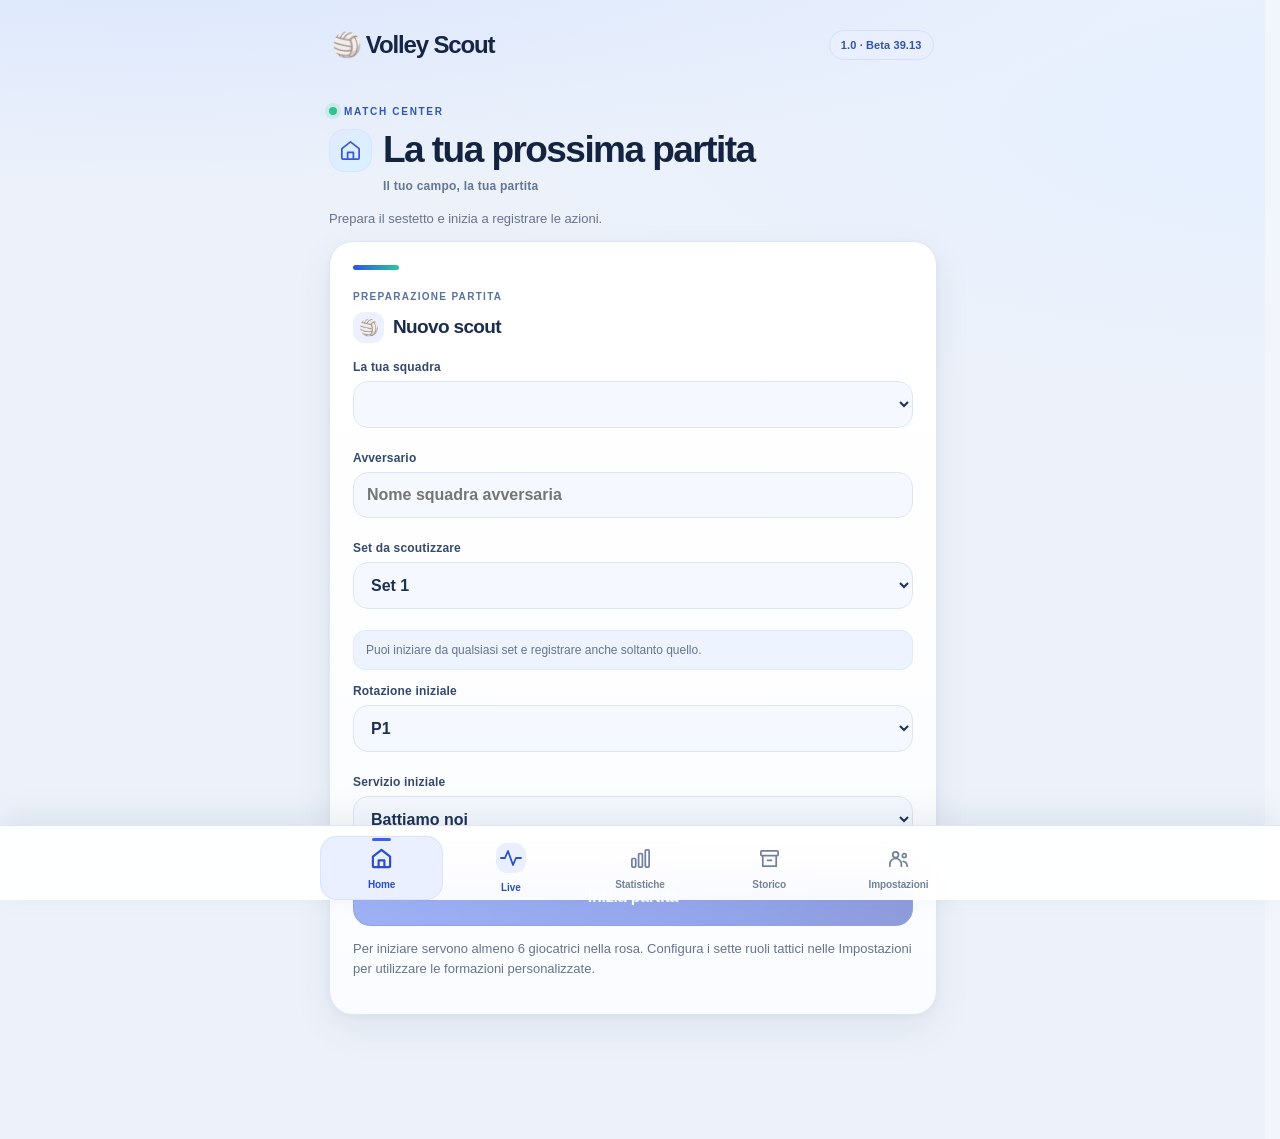
<file: index.html>
<!doctype html>
<html lang="it"><head><meta charset="utf-8"><meta name="viewport" content="width=device-width,initial-scale=1,viewport-fit=cover"><meta name="theme-color" content="#edf2fa"><meta name="apple-mobile-web-app-capable" content="yes"><title>Volley Scout</title><link rel="manifest" href="./manifest.webmanifest"><meta name="apple-mobile-web-app-status-bar-style" content="default"><style>
:root{font-family:Inter,-apple-system,BlinkMacSystemFont,"Segoe UI",sans-serif;color:#17233b;background:#f4f5fa}*{box-sizing:border-box}body{margin:0}button,input,select{font:inherit}button{cursor:pointer;border:0}button:disabled{opacity:.45}.app{max-width:620px;margin:auto;min-height:100dvh;padding:20px 16px 105px}.top{display:flex;justify-content:space-between;align-items:center;margin-bottom:22px}.brand{font-weight:850;font-size:23px;letter-spacing:-.7px}.tag{background:#e2f5e9;color:#167344;padding:7px 11px;border-radius:20px;font-size:12px;font-weight:750}.card{background:white;border-radius:23px;padding:19px;margin-bottom:15px;box-shadow:0 5px 22px #1a27410a}.muted{color:#788399;font-size:13px}.title{font-size:25px;font-weight:850;letter-spacing:-.6px;margin:0 0 6px}h3{margin:0 0 14px}input,select{width:100%;border:1px solid #e1e6ef;background:#f8f9fc;border-radius:13px;padding:13px;margin:7px 0 12px;color:#17233b}.primary{background:#314be7;color:white;border-radius:14px;padding:14px 18px;font-weight:750}.secondary{background:#edf0f9;color:#334262;border-radius:14px;padding:12px 14px;font-weight:700}.danger{background:#ffe9e7;color:#b83935}.full{width:100%}.row{display:flex;align-items:center;justify-content:space-between;gap:10px}.grid{display:grid;grid-template-columns:repeat(2,minmax(0,1fr));gap:10px}.six{display:grid;grid-template-columns:repeat(3,minmax(0,1fr));gap:9px}.fund{padding:23px 7px;border-radius:18px;background:#eef2ff;font-weight:800;color:#3445a2}.fund:nth-child(2){background:#e5f7ee;color:#1d8659}.fund:nth-child(3){background:#f9ebff;color:#7e43a4}.fund:nth-child(4){background:#fff0df;color:#a45a1c}.fund:nth-child(5){background:#ffe9eb;color:#b84754}.fund:nth-child(6){background:#e5f6fa;color:#28758c}.zone{min-height:92px;border-radius:15px;background:#fffaf4;color:#513923;font-weight:800;padding:10px 4px}.court{background:#eac19c;border-radius:18px;padding:13px;margin:14px 0}.net{height:5px;background:white;border-radius:5px;margin-bottom:12px}.quality{background:#f1f3f9;border-radius:15px;padding:17px 8px;font-weight:750}.quality strong{display:block;font-size:25px;margin-bottom:4px}.suggest{width:100%;min-height:125px;border-radius:21px;background:#dff5e9;color:#176943;font-size:25px;font-weight:850}.outside{padding:35px 10px;text-align:center;color:#788399}.score{font-size:43px;font-weight:900;letter-spacing:-1px}.nav{position:fixed;bottom:0;left:0;right:0;display:flex;justify-content:center;background:#ffffffed;border-top:1px solid #e8ebf3;padding:9px 6px calc(9px + env(safe-area-inset-bottom));z-index:5}.navinner{display:flex;width:min(620px,100%)}.nav button{flex:1;background:none;color:#8893a6;font-size:10px;padding:7px 0;font-weight:700}.nav button.active{color:#344fe6}.nav b{display:block;font-size:21px;margin-bottom:3px}.list{display:flex;flex-direction:column;gap:8px}.item{background:#f7f8fc;border-radius:12px;padding:12px}.small{font-size:12px}.pill{padding:7px 10px;background:#edf1ff;border-radius:12px;font-weight:700}.stack{display:flex;gap:8px;flex-wrap:wrap}.hide{display:none}@media(min-width:700px){.app{padding-top:35px}} .quality{min-height:94px;border:2px solid transparent;box-shadow:inset 0 -3px 0 #0000000c;transition:transform .1s}.quality:active,.fund:active,.zone:active{transform:scale(.96)}.quality-excellent{background:#4ade80;color:#064e2b;border-color:#16a34a}.quality-positive{background:#bbf7d0;color:#166534;border-color:#86dba6}.quality-neutral{background:#fde68a;color:#854d0e;border-color:#eab308}.quality-easy{background:#e9e4ff;color:#5e48a2;border-color:#baa9ef}.quality-negative{background:#fdba74;color:#9a3412;border-color:#f97316}.quality-error{background:#fca5a5;color:#991b1b;border-color:#ef4444}.live-point-us{background:#d3f4df;color:#176c3b}.live-point-them{background:#ffe0e3;color:#a52b42}.live-undo{background:#e2e7f4;color:#405077}.live-second{background:#e7dcff;color:#5e37a6}.fund{min-height:83px;font-size:16px;border:2px solid #0000000c}.quality:focus-visible,.fund:focus-visible,.zone:focus-visible{outline:3px solid #293ccf;outline-offset:3px}@media(max-width:390px){.quality{min-height:86px;padding:12px 5px}.fund{min-height:76px;padding:17px 5px}}.live-repeat{background:#e0f2fe;color:#075985}.live-repeat:active{transform:scale(.98)}.live-fund-first{margin-top:0}.live-fund-first .grid{gap:12px}.live-fund-first .fund{min-height:100px;font-size:17px}@media(max-width:390px){.live-fund-first .fund{min-height:94px}}@media(max-width:600px){.app{padding-left:max(12px,env(safe-area-inset-left));padding-right:max(12px,env(safe-area-inset-right))}input,select,textarea{font-size:16px}.top{gap:8px}.brand{font-size:21px}.tag{white-space:nowrap}.nav button{touch-action:manipulation;-webkit-tap-highlight-color:transparent}button{touch-action:manipulation}}@media(prefers-reduced-motion:reduce){*,*::before,*::after{scroll-behavior:auto!important;animation-duration:.01ms!important;transition-duration:.01ms!important}}</style><link rel="stylesheet" href="./beta35-premium.css?v=35-1"><link rel="stylesheet" href="./beta35-graphics.css?v=35-2"><link rel="stylesheet" href="./beta35-roles.css?v=35-3"><link rel="stylesheet" href="./beta36-fluidity.css?v=36-1"><link rel="stylesheet" href="./beta37-live.css?v=37-1"><link rel="stylesheet" href="./beta38-stat-history.css?v=38-1"><link rel="stylesheet" href="./beta39-polish.css?v=39-1"><link rel="stylesheet" href="./beta39-1-live-fast.css?v=39-1-1"><link rel="stylesheet" href="./beta39-2-analytics.css?v=39-2-1"><link rel="stylesheet" href="./beta39-3-history.css?v=39-3-1"><link rel="stylesheet" href="./beta39-5-backup.css?v=39-5-1"><link rel="stylesheet" href="./beta39-6-iphone.css?v=39-6-1"><link rel="stylesheet" href="./beta39-7-hybrid-design.css?v=39-7-1"><link rel="stylesheet" href="./beta39-8-home.css?v=39-8-1"><link rel="stylesheet" href="./beta39-9-live.css?v=39-9-1"><link rel="stylesheet" href="./beta39-10-stats.css?v=39-10-1"><link rel="stylesheet" href="./beta39-11-history-teams.css?v=39-11-1"><link rel="stylesheet" href="./beta39-13-safety.css?v=39-13-1"></head><body><main class="app"><div class="top"><div class="brand">🏐 Volley Scout</div><span class="tag">1.0 · Beta 39.13</span></div><div id="content"></div></main><nav class="nav"><div class="navinner" id="nav"></div></nav><script src="./app-v28-3.js?v=28-4"></script><script src="./beta29-analytics.js?v=29-3"></script><script src="./beta30-sequences.js?v=30-1"></script><script src="./beta32-xlsx.js?v=39-2-1"></script><script src="./beta32-pdf.js?v=32-2"></script><script src="./beta34-iphone.js?v=34-1"></script><script src="./beta35-graphics.js?v=35-2"></script><script src="./beta35-roles.js?v=35-3"></script><script src="./beta36-fluidity.js?v=36-1"></script><script src="./beta37-live.js?v=37-1"></script><script src="./beta38-stat-history.js?v=38-1"></script><script src="./beta39-polish.js?v=39-1"></script><script src="./beta39-1-live-fast.js?v=39-1-1"></script><script src="./beta39-2-analytics.js?v=39-2-1"></script><script src="./beta39-3-history.js?v=39-3-1"></script><script src="./beta39-4-pdf.js?v=39-4-1"></script><script src="./beta39-12-pdf.js?v=39-12-1"></script><script src="./beta39-5-backup.js?v=39-5-1"></script><script src="./beta39-6-iphone.js?v=39-6-1"></script><script src="./beta39-8-home.js?v=39-8-1"></script><script src="./beta39-9-live.js?v=39-9-1"></script><script src="./beta39-10-stats.js?v=39-10-1"></script><script src="./beta39-11-history-teams.js?v=39-11-1"></script><script src="./beta39-13-safety.js?v=39-13-1"></script></body></html>
</file>
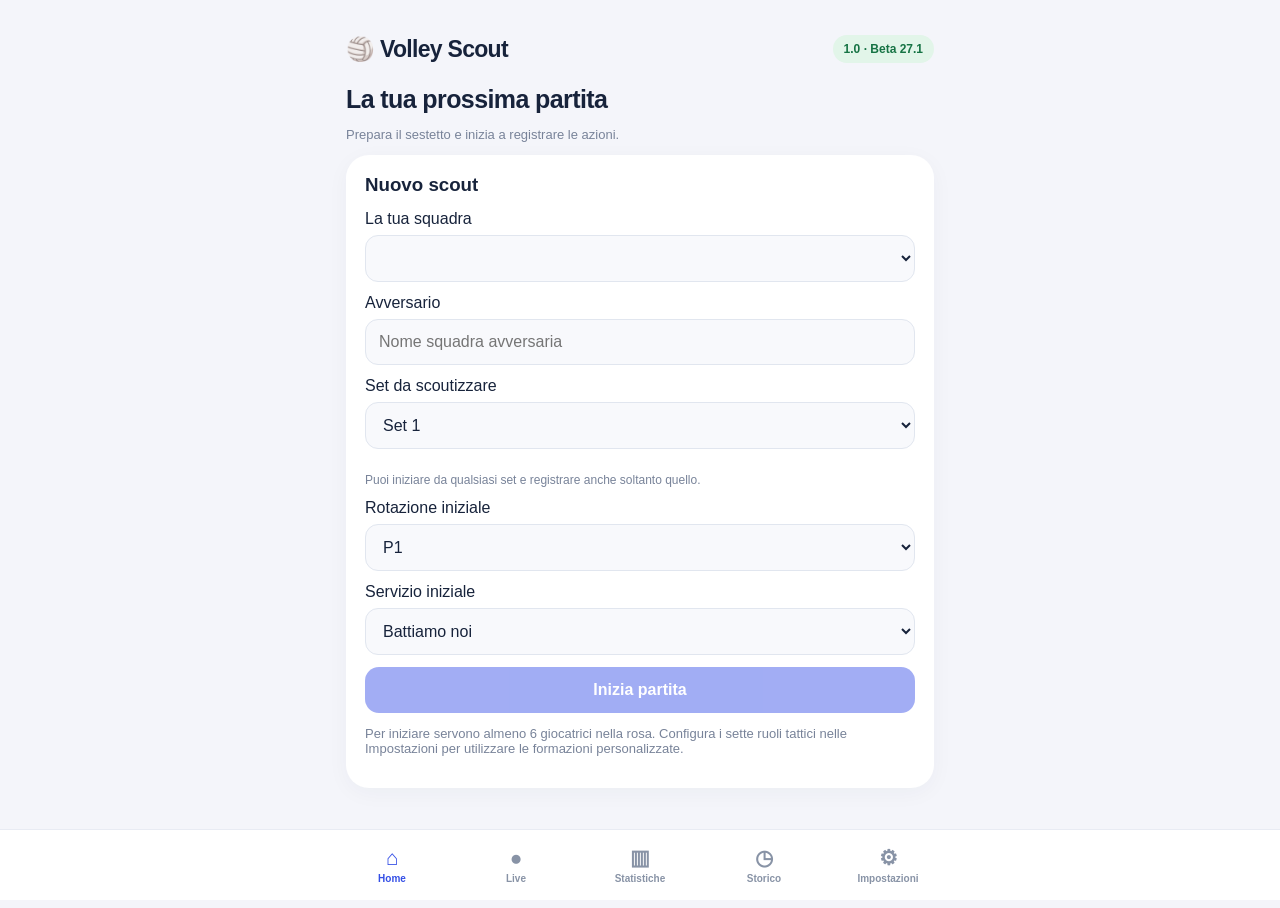
<file: beta-27-1.html>
<!doctype html>
<html lang="it"><head><meta charset="utf-8"><meta name="viewport" content="width=device-width,initial-scale=1,viewport-fit=cover"><meta name="theme-color" content="#f4f5fa"><meta name="apple-mobile-web-app-capable" content="yes"><title>Volley Scout</title><link rel="manifest" href="./manifest.webmanifest"><style>
:root{font-family:Inter,-apple-system,BlinkMacSystemFont,"Segoe UI",sans-serif;color:#17233b;background:#f4f5fa}*{box-sizing:border-box}body{margin:0}button,input,select{font:inherit}button{cursor:pointer;border:0}button:disabled{opacity:.45}.app{max-width:620px;margin:auto;min-height:100dvh;padding:20px 16px 105px}.top{display:flex;justify-content:space-between;align-items:center;margin-bottom:22px}.brand{font-weight:850;font-size:23px;letter-spacing:-.7px}.tag{background:#e2f5e9;color:#167344;padding:7px 11px;border-radius:20px;font-size:12px;font-weight:750}.card{background:white;border-radius:23px;padding:19px;margin-bottom:15px;box-shadow:0 5px 22px #1a27410a}.muted{color:#788399;font-size:13px}.title{font-size:25px;font-weight:850;letter-spacing:-.6px;margin:0 0 6px}h3{margin:0 0 14px}input,select{width:100%;border:1px solid #e1e6ef;background:#f8f9fc;border-radius:13px;padding:13px;margin:7px 0 12px;color:#17233b}.primary{background:#314be7;color:white;border-radius:14px;padding:14px 18px;font-weight:750}.secondary{background:#edf0f9;color:#334262;border-radius:14px;padding:12px 14px;font-weight:700}.danger{background:#ffe9e7;color:#b83935}.full{width:100%}.row{display:flex;align-items:center;justify-content:space-between;gap:10px}.grid{display:grid;grid-template-columns:repeat(2,minmax(0,1fr));gap:10px}.six{display:grid;grid-template-columns:repeat(3,minmax(0,1fr));gap:9px}.fund{padding:23px 7px;border-radius:18px;background:#eef2ff;font-weight:800;color:#3445a2}.fund:nth-child(2){background:#e5f7ee;color:#1d8659}.fund:nth-child(3){background:#f9ebff;color:#7e43a4}.fund:nth-child(4){background:#fff0df;color:#a45a1c}.fund:nth-child(5){background:#ffe9eb;color:#b84754}.fund:nth-child(6){background:#e5f6fa;color:#28758c}.zone{min-height:92px;border-radius:15px;background:#fffaf4;color:#513923;font-weight:800;padding:10px 4px}.court{background:#eac19c;border-radius:18px;padding:13px;margin:14px 0}.net{height:5px;background:white;border-radius:5px;margin-bottom:12px}.quality{background:#f1f3f9;border-radius:15px;padding:17px 8px;font-weight:750}.quality strong{display:block;font-size:25px;margin-bottom:4px}.suggest{width:100%;min-height:125px;border-radius:21px;background:#dff5e9;color:#176943;font-size:25px;font-weight:850}.outside{padding:35px 10px;text-align:center;color:#788399}.score{font-size:43px;font-weight:900;letter-spacing:-1px}.nav{position:fixed;bottom:0;left:0;right:0;display:flex;justify-content:center;background:#ffffffed;border-top:1px solid #e8ebf3;padding:9px 6px calc(9px + env(safe-area-inset-bottom));z-index:5}.navinner{display:flex;width:min(620px,100%)}.nav button{flex:1;background:none;color:#8893a6;font-size:10px;padding:7px 0;font-weight:700}.nav button.active{color:#344fe6}.nav b{display:block;font-size:21px;margin-bottom:3px}.list{display:flex;flex-direction:column;gap:8px}.item{background:#f7f8fc;border-radius:12px;padding:12px}.small{font-size:12px}.pill{padding:7px 10px;background:#edf1ff;border-radius:12px;font-weight:700}.stack{display:flex;gap:8px;flex-wrap:wrap}.hide{display:none}@media(min-width:700px){.app{padding-top:35px}} .quality{min-height:94px;border:2px solid transparent;box-shadow:inset 0 -3px 0 #0000000c;transition:transform .1s}.quality:active,.fund:active,.zone:active{transform:scale(.96)}.quality-excellent{background:#4ade80;color:#064e2b;border-color:#16a34a}.quality-positive{background:#bbf7d0;color:#166534;border-color:#86dba6}.quality-neutral{background:#fde68a;color:#854d0e;border-color:#eab308}.quality-easy{background:#e9e4ff;color:#5e48a2;border-color:#baa9ef}.quality-negative{background:#fdba74;color:#9a3412;border-color:#f97316}.quality-error{background:#fca5a5;color:#991b1b;border-color:#ef4444}.live-point-us{background:#d3f4df;color:#176c3b}.live-point-them{background:#ffe0e3;color:#a52b42}.live-undo{background:#e2e7f4;color:#405077}.live-second{background:#e7dcff;color:#5e37a6}.fund{min-height:83px;font-size:16px;border:2px solid #0000000c}.quality:focus-visible,.fund:focus-visible,.zone:focus-visible{outline:3px solid #293ccf;outline-offset:3px}@media(max-width:390px){.quality{min-height:86px;padding:12px 5px}.fund{min-height:76px;padding:17px 5px}}.live-repeat{background:#e0f2fe;color:#075985}.live-repeat:active{transform:scale(.98)}.live-fund-first{margin-top:0}.live-fund-first .grid{gap:12px}.live-fund-first .fund{min-height:100px;font-size:17px}@media(max-width:390px){.live-fund-first .fund{min-height:94px}}</style></head><body><main class="app"><div class="top"><div class="brand">🏐 Volley Scout</div><span class="tag">1.0 · Beta 27.1</span></div><div id="content"></div></main><nav class="nav"><div class="navinner" id="nav"></div></nav><script src="./app-v27-1.js?v=27-3"></script></body></html>
</file>
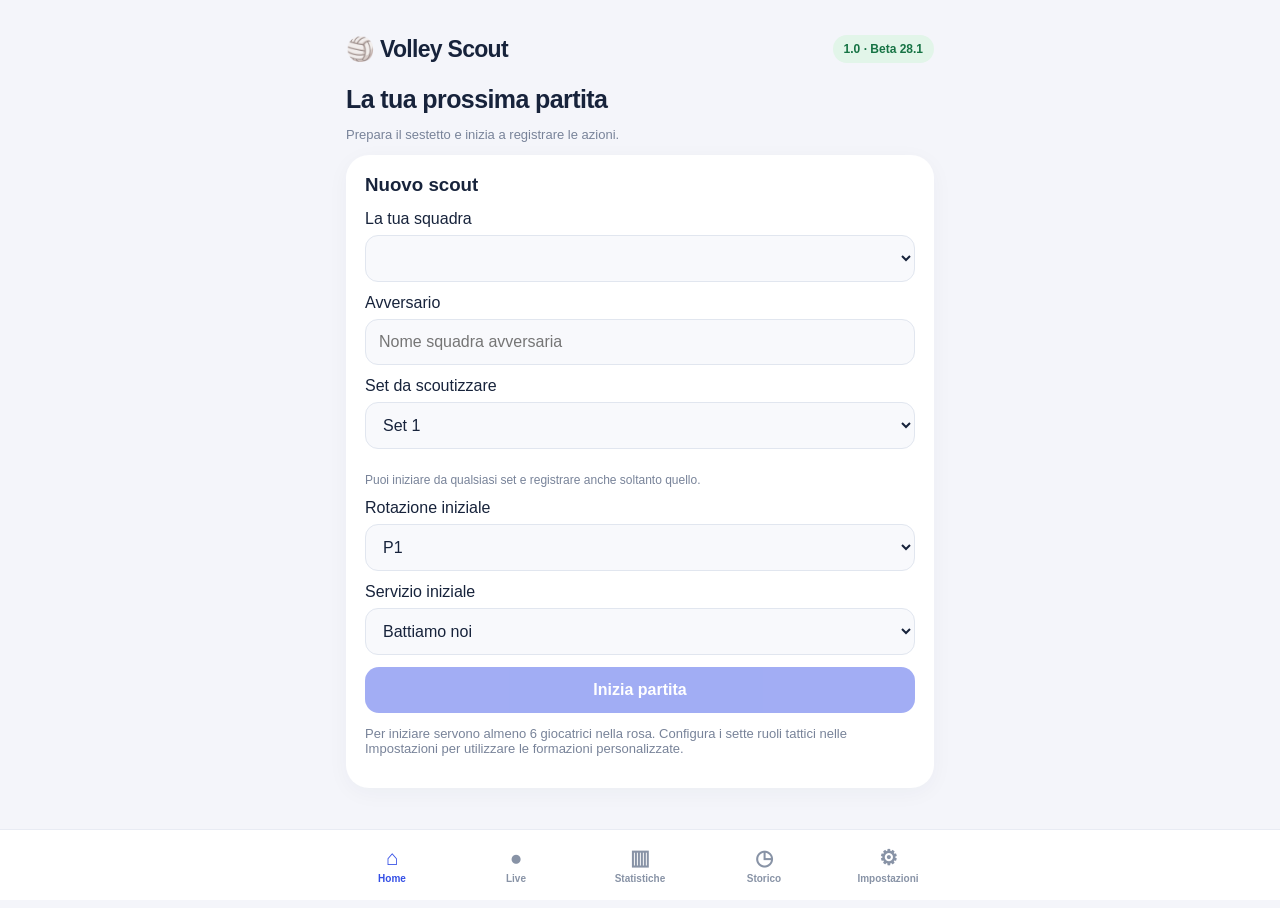
<file: beta-28-1.html>
<!doctype html>
<html lang="it"><head><meta charset="utf-8"><meta name="viewport" content="width=device-width,initial-scale=1,viewport-fit=cover"><meta name="theme-color" content="#f4f5fa"><meta name="apple-mobile-web-app-capable" content="yes"><title>Volley Scout</title><link rel="manifest" href="./manifest.webmanifest"><style>
:root{font-family:Inter,-apple-system,BlinkMacSystemFont,"Segoe UI",sans-serif;color:#17233b;background:#f4f5fa}*{box-sizing:border-box}body{margin:0}button,input,select{font:inherit}button{cursor:pointer;border:0}button:disabled{opacity:.45}.app{max-width:620px;margin:auto;min-height:100dvh;padding:20px 16px 105px}.top{display:flex;justify-content:space-between;align-items:center;margin-bottom:22px}.brand{font-weight:850;font-size:23px;letter-spacing:-.7px}.tag{background:#e2f5e9;color:#167344;padding:7px 11px;border-radius:20px;font-size:12px;font-weight:750}.card{background:white;border-radius:23px;padding:19px;margin-bottom:15px;box-shadow:0 5px 22px #1a27410a}.muted{color:#788399;font-size:13px}.title{font-size:25px;font-weight:850;letter-spacing:-.6px;margin:0 0 6px}h3{margin:0 0 14px}input,select{width:100%;border:1px solid #e1e6ef;background:#f8f9fc;border-radius:13px;padding:13px;margin:7px 0 12px;color:#17233b}.primary{background:#314be7;color:white;border-radius:14px;padding:14px 18px;font-weight:750}.secondary{background:#edf0f9;color:#334262;border-radius:14px;padding:12px 14px;font-weight:700}.danger{background:#ffe9e7;color:#b83935}.full{width:100%}.row{display:flex;align-items:center;justify-content:space-between;gap:10px}.grid{display:grid;grid-template-columns:repeat(2,minmax(0,1fr));gap:10px}.six{display:grid;grid-template-columns:repeat(3,minmax(0,1fr));gap:9px}.fund{padding:23px 7px;border-radius:18px;background:#eef2ff;font-weight:800;color:#3445a2}.fund:nth-child(2){background:#e5f7ee;color:#1d8659}.fund:nth-child(3){background:#f9ebff;color:#7e43a4}.fund:nth-child(4){background:#fff0df;color:#a45a1c}.fund:nth-child(5){background:#ffe9eb;color:#b84754}.fund:nth-child(6){background:#e5f6fa;color:#28758c}.zone{min-height:92px;border-radius:15px;background:#fffaf4;color:#513923;font-weight:800;padding:10px 4px}.court{background:#eac19c;border-radius:18px;padding:13px;margin:14px 0}.net{height:5px;background:white;border-radius:5px;margin-bottom:12px}.quality{background:#f1f3f9;border-radius:15px;padding:17px 8px;font-weight:750}.quality strong{display:block;font-size:25px;margin-bottom:4px}.suggest{width:100%;min-height:125px;border-radius:21px;background:#dff5e9;color:#176943;font-size:25px;font-weight:850}.outside{padding:35px 10px;text-align:center;color:#788399}.score{font-size:43px;font-weight:900;letter-spacing:-1px}.nav{position:fixed;bottom:0;left:0;right:0;display:flex;justify-content:center;background:#ffffffed;border-top:1px solid #e8ebf3;padding:9px 6px calc(9px + env(safe-area-inset-bottom));z-index:5}.navinner{display:flex;width:min(620px,100%)}.nav button{flex:1;background:none;color:#8893a6;font-size:10px;padding:7px 0;font-weight:700}.nav button.active{color:#344fe6}.nav b{display:block;font-size:21px;margin-bottom:3px}.list{display:flex;flex-direction:column;gap:8px}.item{background:#f7f8fc;border-radius:12px;padding:12px}.small{font-size:12px}.pill{padding:7px 10px;background:#edf1ff;border-radius:12px;font-weight:700}.stack{display:flex;gap:8px;flex-wrap:wrap}.hide{display:none}@media(min-width:700px){.app{padding-top:35px}} .quality{min-height:94px;border:2px solid transparent;box-shadow:inset 0 -3px 0 #0000000c;transition:transform .1s}.quality:active,.fund:active,.zone:active{transform:scale(.96)}.quality-excellent{background:#4ade80;color:#064e2b;border-color:#16a34a}.quality-positive{background:#bbf7d0;color:#166534;border-color:#86dba6}.quality-neutral{background:#fde68a;color:#854d0e;border-color:#eab308}.quality-easy{background:#e9e4ff;color:#5e48a2;border-color:#baa9ef}.quality-negative{background:#fdba74;color:#9a3412;border-color:#f97316}.quality-error{background:#fca5a5;color:#991b1b;border-color:#ef4444}.live-point-us{background:#d3f4df;color:#176c3b}.live-point-them{background:#ffe0e3;color:#a52b42}.live-undo{background:#e2e7f4;color:#405077}.live-second{background:#e7dcff;color:#5e37a6}.fund{min-height:83px;font-size:16px;border:2px solid #0000000c}.quality:focus-visible,.fund:focus-visible,.zone:focus-visible{outline:3px solid #293ccf;outline-offset:3px}@media(max-width:390px){.quality{min-height:86px;padding:12px 5px}.fund{min-height:76px;padding:17px 5px}}.live-repeat{background:#e0f2fe;color:#075985}.live-repeat:active{transform:scale(.98)}.live-fund-first{margin-top:0}.live-fund-first .grid{gap:12px}.live-fund-first .fund{min-height:100px;font-size:17px}@media(max-width:390px){.live-fund-first .fund{min-height:94px}}</style></head><body><main class="app"><div class="top"><div class="brand">🏐 Volley Scout</div><span class="tag">1.0 · Beta 28.1</span></div><div id="content"></div></main><nav class="nav"><div class="navinner" id="nav"></div></nav><script src="./app-v28-1.js?v=28-2"></script></body></html>
</file>
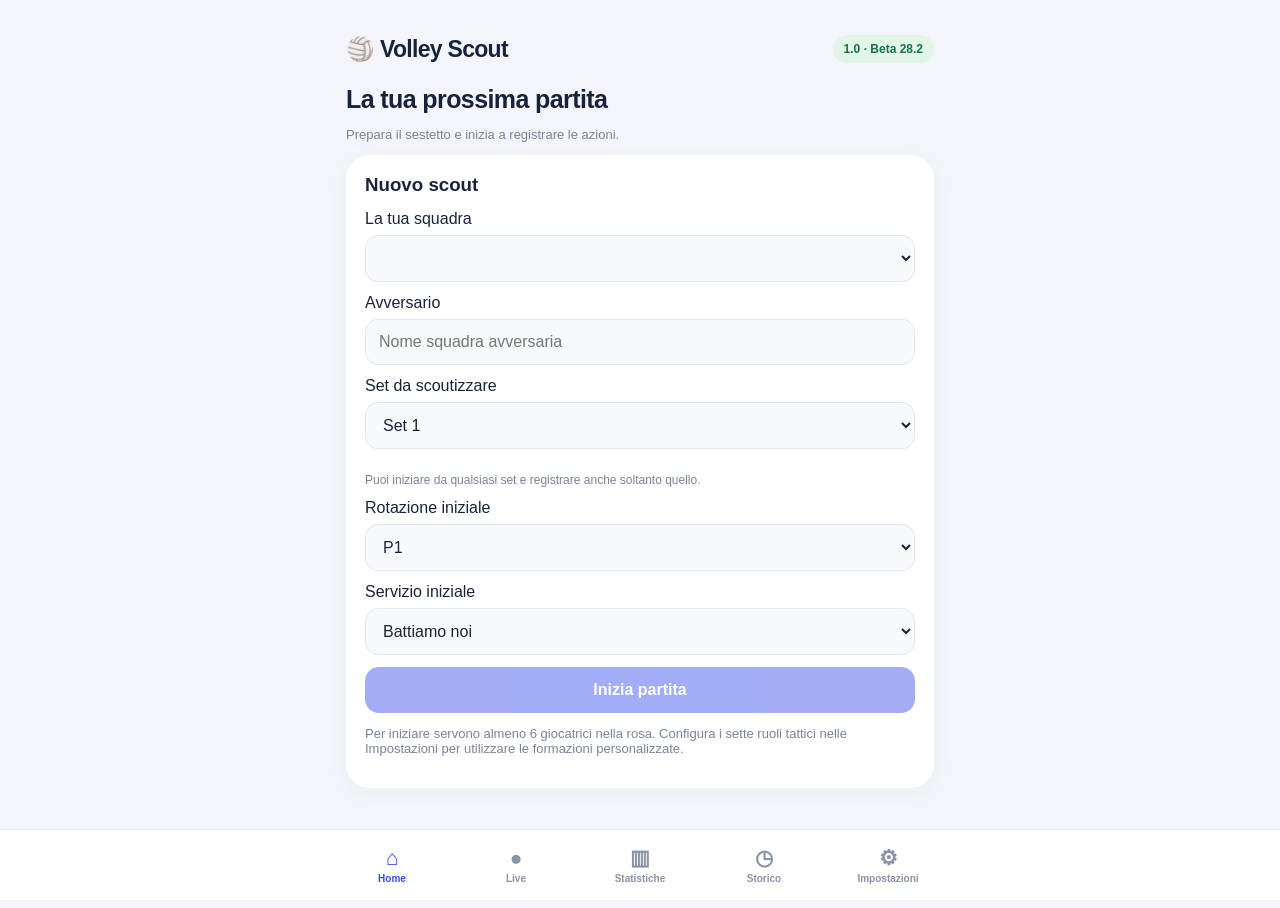
<file: beta-28-2.html>
<!doctype html>
<html lang="it"><head><meta charset="utf-8"><meta name="viewport" content="width=device-width,initial-scale=1,viewport-fit=cover"><meta name="theme-color" content="#f4f5fa"><meta name="apple-mobile-web-app-capable" content="yes"><title>Volley Scout</title><link rel="manifest" href="./manifest.webmanifest"><style>
:root{font-family:Inter,-apple-system,BlinkMacSystemFont,"Segoe UI",sans-serif;color:#17233b;background:#f4f5fa}*{box-sizing:border-box}body{margin:0}button,input,select{font:inherit}button{cursor:pointer;border:0}button:disabled{opacity:.45}.app{max-width:620px;margin:auto;min-height:100dvh;padding:20px 16px 105px}.top{display:flex;justify-content:space-between;align-items:center;margin-bottom:22px}.brand{font-weight:850;font-size:23px;letter-spacing:-.7px}.tag{background:#e2f5e9;color:#167344;padding:7px 11px;border-radius:20px;font-size:12px;font-weight:750}.card{background:white;border-radius:23px;padding:19px;margin-bottom:15px;box-shadow:0 5px 22px #1a27410a}.muted{color:#788399;font-size:13px}.title{font-size:25px;font-weight:850;letter-spacing:-.6px;margin:0 0 6px}h3{margin:0 0 14px}input,select{width:100%;border:1px solid #e1e6ef;background:#f8f9fc;border-radius:13px;padding:13px;margin:7px 0 12px;color:#17233b}.primary{background:#314be7;color:white;border-radius:14px;padding:14px 18px;font-weight:750}.secondary{background:#edf0f9;color:#334262;border-radius:14px;padding:12px 14px;font-weight:700}.danger{background:#ffe9e7;color:#b83935}.full{width:100%}.row{display:flex;align-items:center;justify-content:space-between;gap:10px}.grid{display:grid;grid-template-columns:repeat(2,minmax(0,1fr));gap:10px}.six{display:grid;grid-template-columns:repeat(3,minmax(0,1fr));gap:9px}.fund{padding:23px 7px;border-radius:18px;background:#eef2ff;font-weight:800;color:#3445a2}.fund:nth-child(2){background:#e5f7ee;color:#1d8659}.fund:nth-child(3){background:#f9ebff;color:#7e43a4}.fund:nth-child(4){background:#fff0df;color:#a45a1c}.fund:nth-child(5){background:#ffe9eb;color:#b84754}.fund:nth-child(6){background:#e5f6fa;color:#28758c}.zone{min-height:92px;border-radius:15px;background:#fffaf4;color:#513923;font-weight:800;padding:10px 4px}.court{background:#eac19c;border-radius:18px;padding:13px;margin:14px 0}.net{height:5px;background:white;border-radius:5px;margin-bottom:12px}.quality{background:#f1f3f9;border-radius:15px;padding:17px 8px;font-weight:750}.quality strong{display:block;font-size:25px;margin-bottom:4px}.suggest{width:100%;min-height:125px;border-radius:21px;background:#dff5e9;color:#176943;font-size:25px;font-weight:850}.outside{padding:35px 10px;text-align:center;color:#788399}.score{font-size:43px;font-weight:900;letter-spacing:-1px}.nav{position:fixed;bottom:0;left:0;right:0;display:flex;justify-content:center;background:#ffffffed;border-top:1px solid #e8ebf3;padding:9px 6px calc(9px + env(safe-area-inset-bottom));z-index:5}.navinner{display:flex;width:min(620px,100%)}.nav button{flex:1;background:none;color:#8893a6;font-size:10px;padding:7px 0;font-weight:700}.nav button.active{color:#344fe6}.nav b{display:block;font-size:21px;margin-bottom:3px}.list{display:flex;flex-direction:column;gap:8px}.item{background:#f7f8fc;border-radius:12px;padding:12px}.small{font-size:12px}.pill{padding:7px 10px;background:#edf1ff;border-radius:12px;font-weight:700}.stack{display:flex;gap:8px;flex-wrap:wrap}.hide{display:none}@media(min-width:700px){.app{padding-top:35px}} .quality{min-height:94px;border:2px solid transparent;box-shadow:inset 0 -3px 0 #0000000c;transition:transform .1s}.quality:active,.fund:active,.zone:active{transform:scale(.96)}.quality-excellent{background:#4ade80;color:#064e2b;border-color:#16a34a}.quality-positive{background:#bbf7d0;color:#166534;border-color:#86dba6}.quality-neutral{background:#fde68a;color:#854d0e;border-color:#eab308}.quality-easy{background:#e9e4ff;color:#5e48a2;border-color:#baa9ef}.quality-negative{background:#fdba74;color:#9a3412;border-color:#f97316}.quality-error{background:#fca5a5;color:#991b1b;border-color:#ef4444}.live-point-us{background:#d3f4df;color:#176c3b}.live-point-them{background:#ffe0e3;color:#a52b42}.live-undo{background:#e2e7f4;color:#405077}.live-second{background:#e7dcff;color:#5e37a6}.fund{min-height:83px;font-size:16px;border:2px solid #0000000c}.quality:focus-visible,.fund:focus-visible,.zone:focus-visible{outline:3px solid #293ccf;outline-offset:3px}@media(max-width:390px){.quality{min-height:86px;padding:12px 5px}.fund{min-height:76px;padding:17px 5px}}.live-repeat{background:#e0f2fe;color:#075985}.live-repeat:active{transform:scale(.98)}.live-fund-first{margin-top:0}.live-fund-first .grid{gap:12px}.live-fund-first .fund{min-height:100px;font-size:17px}@media(max-width:390px){.live-fund-first .fund{min-height:94px}}</style></head><body><main class="app"><div class="top"><div class="brand">🏐 Volley Scout</div><span class="tag">1.0 · Beta 28.2</span></div><div id="content"></div></main><nav class="nav"><div class="navinner" id="nav"></div></nav><script src="./app-v28-2.js?v=28-3"></script></body></html>
</file>
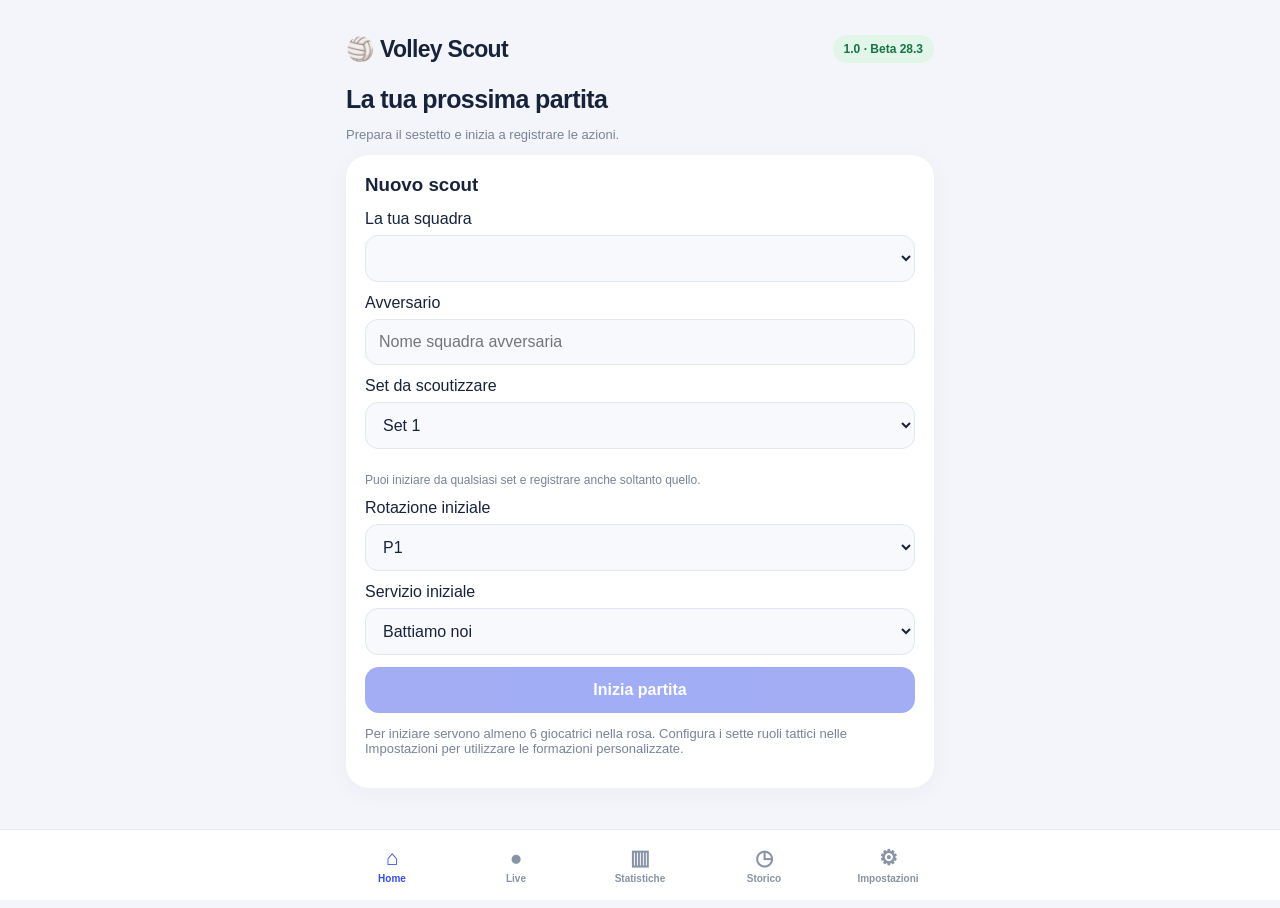
<file: beta-28-3.html>
<!doctype html>
<html lang="it"><head><meta charset="utf-8"><meta name="viewport" content="width=device-width,initial-scale=1,viewport-fit=cover"><meta name="theme-color" content="#f4f5fa"><meta name="apple-mobile-web-app-capable" content="yes"><title>Volley Scout</title><link rel="manifest" href="./manifest.webmanifest"><style>
:root{font-family:Inter,-apple-system,BlinkMacSystemFont,"Segoe UI",sans-serif;color:#17233b;background:#f4f5fa}*{box-sizing:border-box}body{margin:0}button,input,select{font:inherit}button{cursor:pointer;border:0}button:disabled{opacity:.45}.app{max-width:620px;margin:auto;min-height:100dvh;padding:20px 16px 105px}.top{display:flex;justify-content:space-between;align-items:center;margin-bottom:22px}.brand{font-weight:850;font-size:23px;letter-spacing:-.7px}.tag{background:#e2f5e9;color:#167344;padding:7px 11px;border-radius:20px;font-size:12px;font-weight:750}.card{background:white;border-radius:23px;padding:19px;margin-bottom:15px;box-shadow:0 5px 22px #1a27410a}.muted{color:#788399;font-size:13px}.title{font-size:25px;font-weight:850;letter-spacing:-.6px;margin:0 0 6px}h3{margin:0 0 14px}input,select{width:100%;border:1px solid #e1e6ef;background:#f8f9fc;border-radius:13px;padding:13px;margin:7px 0 12px;color:#17233b}.primary{background:#314be7;color:white;border-radius:14px;padding:14px 18px;font-weight:750}.secondary{background:#edf0f9;color:#334262;border-radius:14px;padding:12px 14px;font-weight:700}.danger{background:#ffe9e7;color:#b83935}.full{width:100%}.row{display:flex;align-items:center;justify-content:space-between;gap:10px}.grid{display:grid;grid-template-columns:repeat(2,minmax(0,1fr));gap:10px}.six{display:grid;grid-template-columns:repeat(3,minmax(0,1fr));gap:9px}.fund{padding:23px 7px;border-radius:18px;background:#eef2ff;font-weight:800;color:#3445a2}.fund:nth-child(2){background:#e5f7ee;color:#1d8659}.fund:nth-child(3){background:#f9ebff;color:#7e43a4}.fund:nth-child(4){background:#fff0df;color:#a45a1c}.fund:nth-child(5){background:#ffe9eb;color:#b84754}.fund:nth-child(6){background:#e5f6fa;color:#28758c}.zone{min-height:92px;border-radius:15px;background:#fffaf4;color:#513923;font-weight:800;padding:10px 4px}.court{background:#eac19c;border-radius:18px;padding:13px;margin:14px 0}.net{height:5px;background:white;border-radius:5px;margin-bottom:12px}.quality{background:#f1f3f9;border-radius:15px;padding:17px 8px;font-weight:750}.quality strong{display:block;font-size:25px;margin-bottom:4px}.suggest{width:100%;min-height:125px;border-radius:21px;background:#dff5e9;color:#176943;font-size:25px;font-weight:850}.outside{padding:35px 10px;text-align:center;color:#788399}.score{font-size:43px;font-weight:900;letter-spacing:-1px}.nav{position:fixed;bottom:0;left:0;right:0;display:flex;justify-content:center;background:#ffffffed;border-top:1px solid #e8ebf3;padding:9px 6px calc(9px + env(safe-area-inset-bottom));z-index:5}.navinner{display:flex;width:min(620px,100%)}.nav button{flex:1;background:none;color:#8893a6;font-size:10px;padding:7px 0;font-weight:700}.nav button.active{color:#344fe6}.nav b{display:block;font-size:21px;margin-bottom:3px}.list{display:flex;flex-direction:column;gap:8px}.item{background:#f7f8fc;border-radius:12px;padding:12px}.small{font-size:12px}.pill{padding:7px 10px;background:#edf1ff;border-radius:12px;font-weight:700}.stack{display:flex;gap:8px;flex-wrap:wrap}.hide{display:none}@media(min-width:700px){.app{padding-top:35px}} .quality{min-height:94px;border:2px solid transparent;box-shadow:inset 0 -3px 0 #0000000c;transition:transform .1s}.quality:active,.fund:active,.zone:active{transform:scale(.96)}.quality-excellent{background:#4ade80;color:#064e2b;border-color:#16a34a}.quality-positive{background:#bbf7d0;color:#166534;border-color:#86dba6}.quality-neutral{background:#fde68a;color:#854d0e;border-color:#eab308}.quality-easy{background:#e9e4ff;color:#5e48a2;border-color:#baa9ef}.quality-negative{background:#fdba74;color:#9a3412;border-color:#f97316}.quality-error{background:#fca5a5;color:#991b1b;border-color:#ef4444}.live-point-us{background:#d3f4df;color:#176c3b}.live-point-them{background:#ffe0e3;color:#a52b42}.live-undo{background:#e2e7f4;color:#405077}.live-second{background:#e7dcff;color:#5e37a6}.fund{min-height:83px;font-size:16px;border:2px solid #0000000c}.quality:focus-visible,.fund:focus-visible,.zone:focus-visible{outline:3px solid #293ccf;outline-offset:3px}@media(max-width:390px){.quality{min-height:86px;padding:12px 5px}.fund{min-height:76px;padding:17px 5px}}.live-repeat{background:#e0f2fe;color:#075985}.live-repeat:active{transform:scale(.98)}.live-fund-first{margin-top:0}.live-fund-first .grid{gap:12px}.live-fund-first .fund{min-height:100px;font-size:17px}@media(max-width:390px){.live-fund-first .fund{min-height:94px}}</style></head><body><main class="app"><div class="top"><div class="brand">🏐 Volley Scout</div><span class="tag">1.0 · Beta 28.3</span></div><div id="content"></div></main><nav class="nav"><div class="navinner" id="nav"></div></nav><script src="./app-v28-3.js?v=28-4"></script></body></html>
</file>
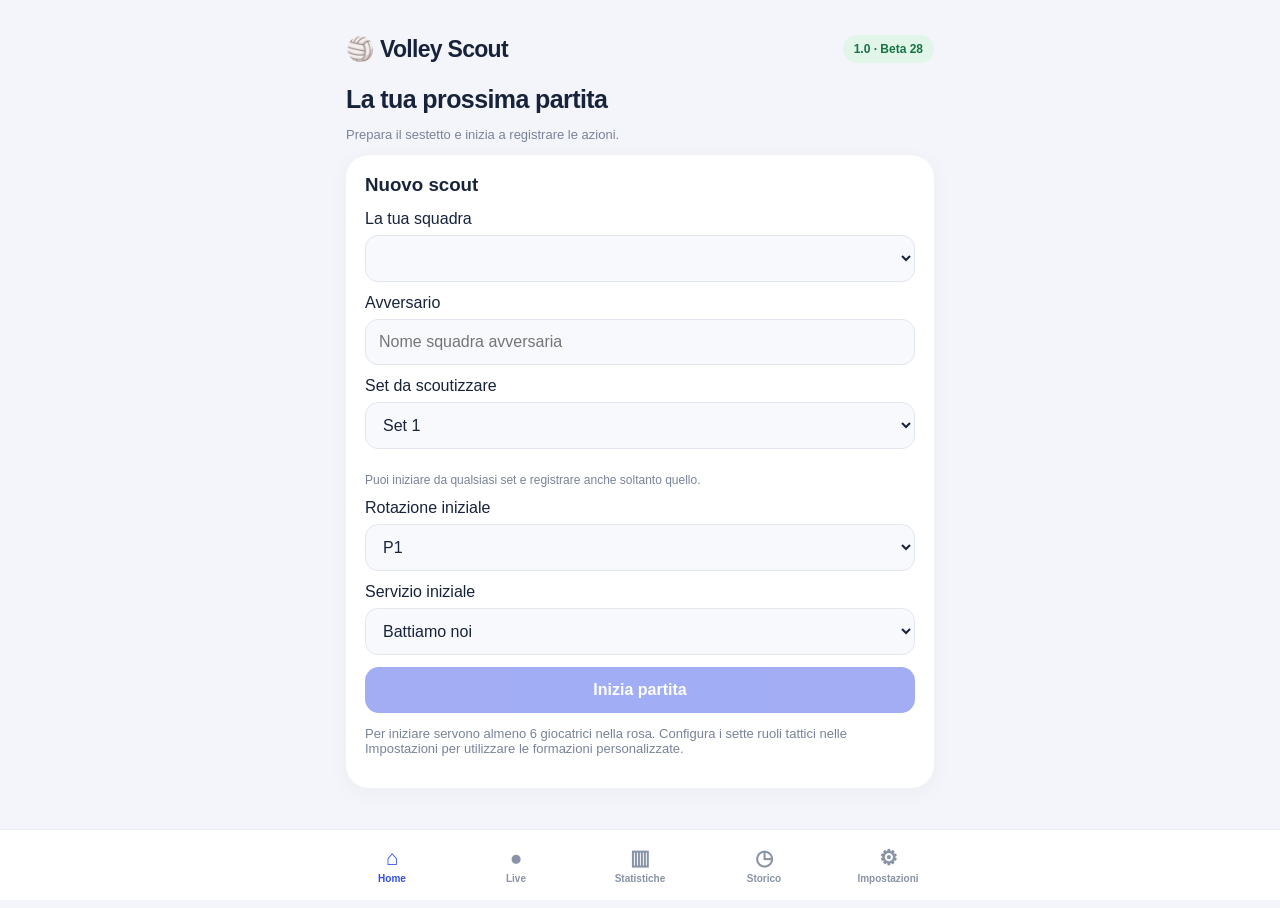
<file: beta-28.html>
<!doctype html>
<html lang="it"><head><meta charset="utf-8"><meta name="viewport" content="width=device-width,initial-scale=1,viewport-fit=cover"><meta name="theme-color" content="#f4f5fa"><meta name="apple-mobile-web-app-capable" content="yes"><title>Volley Scout</title><link rel="manifest" href="./manifest.webmanifest"><style>
:root{font-family:Inter,-apple-system,BlinkMacSystemFont,"Segoe UI",sans-serif;color:#17233b;background:#f4f5fa}*{box-sizing:border-box}body{margin:0}button,input,select{font:inherit}button{cursor:pointer;border:0}button:disabled{opacity:.45}.app{max-width:620px;margin:auto;min-height:100dvh;padding:20px 16px 105px}.top{display:flex;justify-content:space-between;align-items:center;margin-bottom:22px}.brand{font-weight:850;font-size:23px;letter-spacing:-.7px}.tag{background:#e2f5e9;color:#167344;padding:7px 11px;border-radius:20px;font-size:12px;font-weight:750}.card{background:white;border-radius:23px;padding:19px;margin-bottom:15px;box-shadow:0 5px 22px #1a27410a}.muted{color:#788399;font-size:13px}.title{font-size:25px;font-weight:850;letter-spacing:-.6px;margin:0 0 6px}h3{margin:0 0 14px}input,select{width:100%;border:1px solid #e1e6ef;background:#f8f9fc;border-radius:13px;padding:13px;margin:7px 0 12px;color:#17233b}.primary{background:#314be7;color:white;border-radius:14px;padding:14px 18px;font-weight:750}.secondary{background:#edf0f9;color:#334262;border-radius:14px;padding:12px 14px;font-weight:700}.danger{background:#ffe9e7;color:#b83935}.full{width:100%}.row{display:flex;align-items:center;justify-content:space-between;gap:10px}.grid{display:grid;grid-template-columns:repeat(2,minmax(0,1fr));gap:10px}.six{display:grid;grid-template-columns:repeat(3,minmax(0,1fr));gap:9px}.fund{padding:23px 7px;border-radius:18px;background:#eef2ff;font-weight:800;color:#3445a2}.fund:nth-child(2){background:#e5f7ee;color:#1d8659}.fund:nth-child(3){background:#f9ebff;color:#7e43a4}.fund:nth-child(4){background:#fff0df;color:#a45a1c}.fund:nth-child(5){background:#ffe9eb;color:#b84754}.fund:nth-child(6){background:#e5f6fa;color:#28758c}.zone{min-height:92px;border-radius:15px;background:#fffaf4;color:#513923;font-weight:800;padding:10px 4px}.court{background:#eac19c;border-radius:18px;padding:13px;margin:14px 0}.net{height:5px;background:white;border-radius:5px;margin-bottom:12px}.quality{background:#f1f3f9;border-radius:15px;padding:17px 8px;font-weight:750}.quality strong{display:block;font-size:25px;margin-bottom:4px}.suggest{width:100%;min-height:125px;border-radius:21px;background:#dff5e9;color:#176943;font-size:25px;font-weight:850}.outside{padding:35px 10px;text-align:center;color:#788399}.score{font-size:43px;font-weight:900;letter-spacing:-1px}.nav{position:fixed;bottom:0;left:0;right:0;display:flex;justify-content:center;background:#ffffffed;border-top:1px solid #e8ebf3;padding:9px 6px calc(9px + env(safe-area-inset-bottom));z-index:5}.navinner{display:flex;width:min(620px,100%)}.nav button{flex:1;background:none;color:#8893a6;font-size:10px;padding:7px 0;font-weight:700}.nav button.active{color:#344fe6}.nav b{display:block;font-size:21px;margin-bottom:3px}.list{display:flex;flex-direction:column;gap:8px}.item{background:#f7f8fc;border-radius:12px;padding:12px}.small{font-size:12px}.pill{padding:7px 10px;background:#edf1ff;border-radius:12px;font-weight:700}.stack{display:flex;gap:8px;flex-wrap:wrap}.hide{display:none}@media(min-width:700px){.app{padding-top:35px}} .quality{min-height:94px;border:2px solid transparent;box-shadow:inset 0 -3px 0 #0000000c;transition:transform .1s}.quality:active,.fund:active,.zone:active{transform:scale(.96)}.quality-excellent{background:#4ade80;color:#064e2b;border-color:#16a34a}.quality-positive{background:#bbf7d0;color:#166534;border-color:#86dba6}.quality-neutral{background:#fde68a;color:#854d0e;border-color:#eab308}.quality-easy{background:#e9e4ff;color:#5e48a2;border-color:#baa9ef}.quality-negative{background:#fdba74;color:#9a3412;border-color:#f97316}.quality-error{background:#fca5a5;color:#991b1b;border-color:#ef4444}.live-point-us{background:#d3f4df;color:#176c3b}.live-point-them{background:#ffe0e3;color:#a52b42}.live-undo{background:#e2e7f4;color:#405077}.live-second{background:#e7dcff;color:#5e37a6}.fund{min-height:83px;font-size:16px;border:2px solid #0000000c}.quality:focus-visible,.fund:focus-visible,.zone:focus-visible{outline:3px solid #293ccf;outline-offset:3px}@media(max-width:390px){.quality{min-height:86px;padding:12px 5px}.fund{min-height:76px;padding:17px 5px}}.live-repeat{background:#e0f2fe;color:#075985}.live-repeat:active{transform:scale(.98)}.live-fund-first{margin-top:0}.live-fund-first .grid{gap:12px}.live-fund-first .fund{min-height:100px;font-size:17px}@media(max-width:390px){.live-fund-first .fund{min-height:94px}}</style></head><body><main class="app"><div class="top"><div class="brand">🏐 Volley Scout</div><span class="tag">1.0 · Beta 28</span></div><div id="content"></div></main><nav class="nav"><div class="navinner" id="nav"></div></nav><script src="./app-v28.js?v=28-1"></script></body></html>
</file>
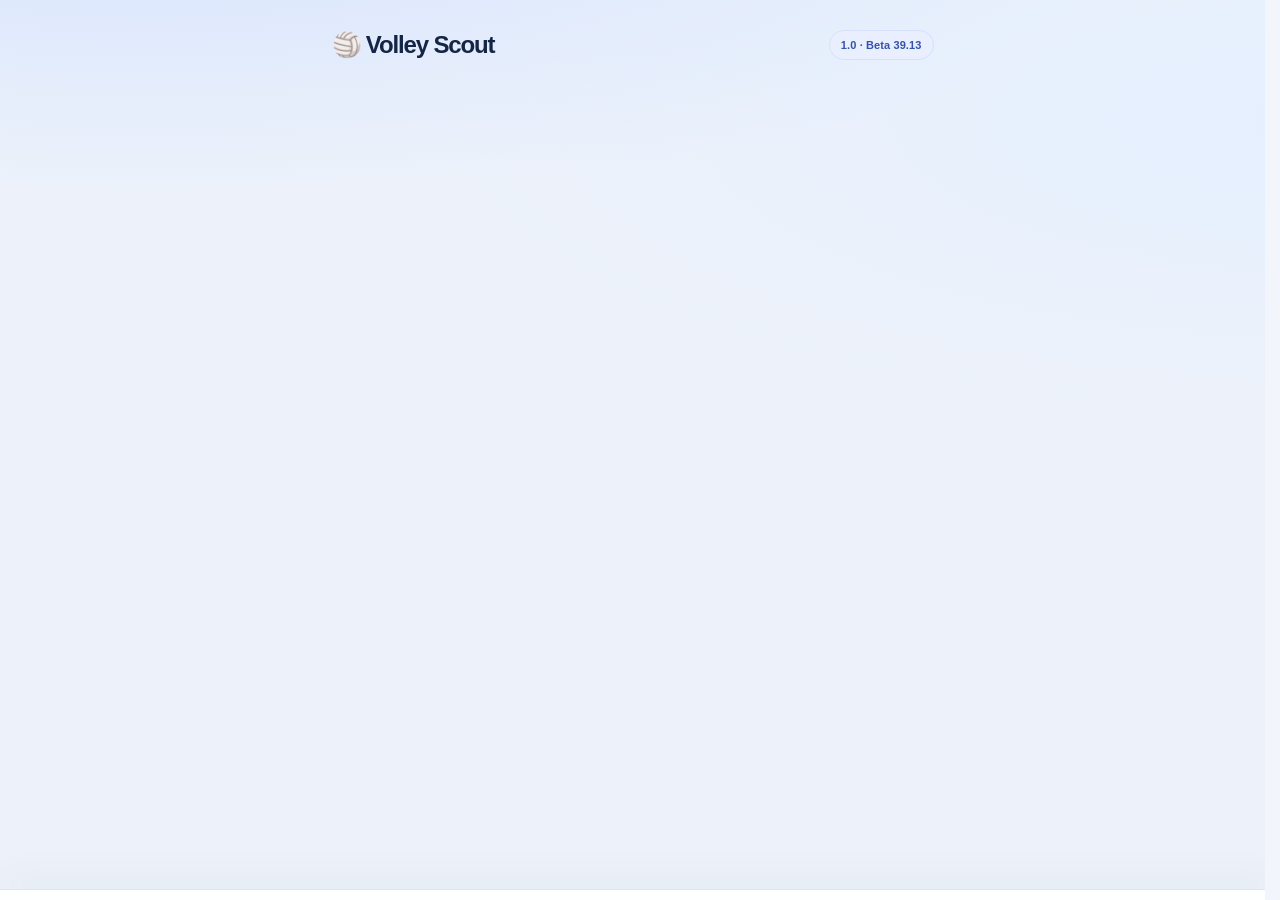
<file: refresh-beta21.html>
<!doctype html><html lang="it"><head><meta charset="utf-8"><meta name="viewport" content="width=device-width,initial-scale=1"><title>Aggiornamento Volley Scout</title><style>body{font:16px system-ui;background:#f4f5fa;color:#17233b;display:grid;place-items:center;min-height:90vh;text-align:center}main{background:white;border-radius:20px;padding:28px;max-width:340px}button{background:#3449e8;color:white;border:0;padding:14px 20px;border-radius:12px;font-weight:bold}</style></head><body><main><h2>🏐 Volley Scout</h2><p id="status">Aggiornamento alla Beta 21 in corso…</p><button onclick="location.replace('./index.html?release=21-refresh2')">Apri Volley Scout</button></main><script>(async()=>{try{if('serviceWorker'in navigator){const regs=await navigator.serviceWorker.getRegistrations();await Promise.all(regs.map(r=>r.unregister()))}if('caches'in window){const keys=await caches.keys();await Promise.all(keys.filter(k=>k.startsWith('volley-scout-')).map(k=>caches.delete(k)))}document.getElementById('status').textContent='Cache aggiornata. Apertura Beta 21…';location.replace('./index.html?release=21-refresh2')}catch(e){document.getElementById('status').textContent='Premi Apri Volley Scout per continuare.'}})()</script></body></html>
</file>
<file: beta35-premium.css>
/* Volley Scout Beta 35 — premium visual design system, mobile-first */
:root{color-scheme:light;--vs-ink:#17253d;--vs-muted:#66768f;--vs-blue:#3655df;--vs-line:#e6ebf3;--vs-surface:#fff;--vs-bg:#f2f5fb;font-family:-apple-system,BlinkMacSystemFont,"SF Pro Display","Segoe UI",sans-serif;background:var(--vs-bg);-webkit-font-smoothing:antialiased}
html{background:var(--vs-bg);scrollbar-gutter:stable}
body{color:var(--vs-ink);background:radial-gradient(ellipse 75% 360px at 50% -150px,#dfe8ff 0%,transparent 100%),var(--vs-bg);min-height:100dvh}
.app{max-width:640px;padding:20px 16px calc(112px + env(safe-area-inset-bottom));min-height:100dvh}
.top{margin:2px 0 23px;align-items:center;gap:12px}
.brand{font-size:24px;letter-spacing:-.85px;font-weight:850;color:#182844}
.tag{background:#e9edff;color:#3452c4;border:1px solid #dce4ff;box-shadow:0 2px 8px #263ba00b;padding:7px 11px;font-size:11px;letter-spacing:.1px}
.title{font-size:27px;letter-spacing:-.95px;line-height:1.18;color:#1b2944;margin-bottom:14px}
h3{color:#1c2c47;letter-spacing:-.35px;font-size:16px}
.card{border:1px solid #e8edf6;background:#fff;border-radius:24px;padding:20px;box-shadow:0 5px 24px #1c31510a,0 1px 2px #1c315107;margin-bottom:14px}
.card .card{background:#f8faff;box-shadow:none;border-color:#e9eef7}
.muted{color:var(--vs-muted)}
.item{background:#f5f7fc;border:1px solid #e9edf5;border-radius:15px;padding:13px}
.list{gap:10px}
input,select,textarea{background:#f7f9fd;border:1px solid #dfe6f1;border-radius:15px;color:#20304b;min-height:46px;outline:none;box-shadow:inset 0 1px 1px #1c315106}
input:focus,select:focus,textarea:focus{border-color:#8298f1;box-shadow:0 0 0 3px #5274e61b}
button{font-weight:740;letter-spacing:-.1px;-webkit-tap-highlight-color:transparent}
.primary{background:linear-gradient(145deg,#4664ed,#3048cc);border:1px solid #3049cf;color:#fff;box-shadow:0 5px 12px #3048c524;border-radius:15px;min-height:48px}
.secondary{background:#eef2fb;color:#354a70;border:1px solid #e2e8f5;border-radius:15px;min-height:45px}
.pill{background:#ecf1ff;color:#3852a4;border:1px solid #dce5ff;border-radius:13px}
.danger{background:#ffebec;color:#b43145;border-color:#ffd6db}
.fund{border-radius:20px;box-shadow:0 3px 10px #14213b09;border-width:1px;min-height:88px;letter-spacing:-.2px}
.zone{border-radius:18px;border:1px solid #e9d9c9;box-shadow:0 2px 9px #55330d09}
.court{border-radius:20px;border:1px solid #dcb18e;box-shadow:inset 0 1px 0 #ffffff65}
.quality{border-radius:19px;box-shadow:0 3px 12px #17233b0a,inset 0 -3px 0 #0000000b;min-height:94px}
.quality strong{letter-spacing:-.6px}
.suggest{border-radius:22px;box-shadow:0 5px 16px #19714b14}
.score{font-variant-numeric:tabular-nums;letter-spacing:-1.5px}
.nav{background:#fffffff2;backdrop-filter:blur(18px);-webkit-backdrop-filter:blur(18px);border-top:1px solid #e5eaf5;box-shadow:0 -8px 26px #243c660a;padding:8px 8px calc(8px + env(safe-area-inset-bottom))}
.navinner{width:min(640px,100%);gap:3px}
.nav button{border-radius:15px;min-height:56px;padding:8px 3px 6px;color:#8290a8;font-size:10px;font-weight:750;line-height:1.25}
.nav button.active{background:#edf1ff;color:#3655d8}
.nav b{font-size:21px;margin-bottom:4px;line-height:1.1}
table{border-collapse:collapse}
th{color:#50617e}
td,th{font-variant-numeric:tabular-nums}
button:focus-visible{outline:3px solid #7891ee;outline-offset:2px}
@media(hover:hover){.primary:hover{filter:brightness(1.045)}.secondary:hover,.item:hover{background:#e9eef9}.nav button:hover{color:#3655d8}}
@media(max-width:390px){.app{padding-left:max(12px,env(safe-area-inset-left));padding-right:max(12px,env(safe-area-inset-right))}.card{padding:16px;border-radius:20px}.brand{font-size:21px}.title{font-size:24px}.fund{min-height:84px}.nav button{font-size:9px}.tag{font-size:10px;padding:6px 9px}}
@media(prefers-reduced-motion:reduce){button,.card{transition:none!important}}
</file>
<file: beta35-graphics.css>
/* Beta 35.2: illustrated controls, section identity, more expressive layout */
#content{position:relative}
#content .title{display:flex;align-items:center;gap:11px;margin-bottom:7px}
.vs-title-icon{width:43px;height:43px;flex:none;border-radius:15px;display:grid;place-items:center;background:linear-gradient(145deg,#e6edff,#dbe6ff);color:#3859db;border:1px solid #d6e2ff;box-shadow:0 4px 10px #2d4fc216}
.vs-section-svg{width:23px;height:23px}
.vs-section-subtitle{display:block;color:#6b7c97;font-size:12px;font-weight:600;letter-spacing:.02em;margin:0 0 16px 54px}
.vs-home .vs-title-icon{background:linear-gradient(135deg,#e1eaff,#d8f2ff)}
.vs-statistiche .vs-title-icon{background:linear-gradient(135deg,#e0f8f1,#d7eeff);color:#14836e}
.vs-storico .vs-title-icon{background:linear-gradient(135deg,#f0e7ff,#e1e9ff);color:#7750b7}
.vs-impostazioni .vs-title-icon{background:linear-gradient(135deg,#ffecdd,#ffe6f0);color:#aa5b49}
.vs-nav-svg{width:23px;height:23px;display:block;margin:0 auto 5px}
.nav button.active .vs-nav-svg{stroke-width:2.25}
.vs-fund-art{position:relative;display:flex;flex-direction:column;align-items:center;justify-content:center;gap:9px;min-height:118px!important;padding:14px 7px!important;overflow:hidden;isolation:isolate;font-size:15px!important;line-height:1.2}
.vs-fund-art::after{content:"";position:absolute;width:80px;height:80px;right:-29px;top:-28px;border-radius:50%;background:#ffffff5a;z-index:-1}
.vs-fund-icon{width:51px;height:51px;border-radius:17px;display:grid;place-items:center;background:#ffffffa8;box-shadow:0 3px 12px #17233b12,inset 0 1px 0 #fff;border:1px solid #ffffffa3}
.vs-fund-svg{width:31px;height:31px;stroke-width:1.9}
.vs-fund-art:nth-child(1){background:linear-gradient(140deg,#e5ecff,#dce7ff);color:#3855b0}
.vs-fund-art:nth-child(2){background:linear-gradient(140deg,#ddf8ec,#d3f2e3);color:#16795b}
.vs-fund-art:nth-child(3){background:linear-gradient(140deg,#f4e7ff,#ebdcff);color:#7950a5}
.vs-fund-art:nth-child(4){background:linear-gradient(140deg,#fff0df,#ffe5cb);color:#a36128}
.vs-fund-art:nth-child(5){background:linear-gradient(140deg,#ffe6ec,#ffdae4);color:#b24466}
.vs-fund-art:nth-child(6){background:linear-gradient(140deg,#e1f7fb,#d2eff6);color:#24748c}
.vs-card-icon{display:inline-grid;place-items:center;width:31px;height:31px;margin-right:9px;vertical-align:middle;border-radius:11px;background:#edf1ff;color:#3454ca;font-size:16px}
.vs-home .card:first-of-type,.vs-live .card:first-of-type{background:linear-gradient(155deg,#ffffff 55%,#f1f5ff 100%);border-color:#dfe8fa}
.vs-home .card:first-of-type::before{content:"";display:block;width:42px;height:4px;border-radius:10px;background:linear-gradient(90deg,#3b58df,#8aafff);margin:0 0 15px}
.vs-live .score{color:#223e9c}
.vs-live .card .row:has(.score){padding:9px 0}
.vs-live .live-point-us,.vs-live .live-point-them{min-height:51px;border-radius:16px}
.vs-statistiche .card,.vs-storico .card{border-left:3px solid #dce6ff}
.vs-storico details>summary{border-radius:10px}
.vs-storico details[open]>summary{color:#3654c9}
@media(max-width:390px){.vs-fund-art{min-height:106px!important;gap:7px}.vs-fund-icon{width:44px;height:44px;border-radius:14px}.vs-fund-svg{width:27px;height:27px}.vs-section-subtitle{margin-left:0}.vs-title-icon{width:39px;height:39px}}
</file>
<file: beta35-roles.css>
/* Beta 35.3: role-coded player cards, high-contrast at a glance */
#content .court .six{gap:9px}
#content .court .vs-player-zone{position:relative;min-height:148px;display:flex;flex-direction:column;align-items:center;justify-content:center;gap:4px;padding:10px 5px 11px;line-height:1.16;font-size:13px;overflow:hidden;border:2px solid var(--role-border,#cbd5e1);background:linear-gradient(160deg,#fff 20%,var(--role-bg,#eef2f7));color:#26364e;box-shadow:0 3px 10px #18243a16}
#content .court .vs-player-zone::before{content:"";position:absolute;top:0;left:0;right:0;height:5px;background:var(--role-accent,#94a3b8)}
#content .court .vs-player-zone .vs-zone-label{font-size:10px;color:#66758b;font-weight:750;letter-spacing:.03em}
#content .court .vs-role-badge{order:-1;display:inline-flex;align-items:center;justify-content:center;gap:3px;border-radius:9px;background:var(--role-accent,#64748b);color:#fff;font-size:13px;font-weight:900;min-width:43px;height:28px;box-shadow:0 2px 7px #15243a18}
#content .court .vs-role-name{font-size:10px;line-height:1.15;font-weight:850;color:var(--role-text,#475569);overflow-wrap:anywhere;max-width:100%}
#content .court .vs-role-banda{--role-accent:#cf4e85;--role-bg:#ffe6f1;--role-border:#f2a4c5;--role-text:#9d315d}
#content .court .vs-role-opposto{--role-accent:#d7772b;--role-bg:#fff0d9;--role-border:#f2bf8b;--role-text:#a45316}
#content .court .vs-role-centrale{--role-accent:#188d84;--role-bg:#dff8f2;--role-border:#8ad6c8;--role-text:#087269}
#content .court .vs-role-palleggiatore{--role-accent:#5b60d6;--role-bg:#e8e9ff;--role-border:#b1b7f4;--role-text:#434bb3}
#content .court .vs-role-libero{--role-accent:#7c49b7;--role-bg:#f0e3ff;--role-border:#c7a4e9;--role-text:#6b329e}
#content .court .vs-role-altro{--role-accent:#64748b;--role-bg:#f1f5f9;--role-border:#cbd5e1;--role-text:#475569}
#content .court .vs-player-zone:active{transform:scale(.965)}
@media(max-width:390px){#content .court .six{gap:6px}#content .court .vs-player-zone{min-height:137px;font-size:12px;padding:9px 3px}#content .court .vs-role-name{font-size:9px}#content .court .vs-role-badge{min-width:37px;height:26px}}
</file>
<file: beta36-fluidity.css>
/* Beta 36: native-feeling lightweight interaction, no animations during action recording */
html{overscroll-behavior-y:none}
body{-webkit-text-size-adjust:100%;text-size-adjust:100%}
#content{contain:layout style}
#content.vs36-enter{animation:vs36-in .19s cubic-bezier(.2,.75,.25,1) both}
@keyframes vs36-in{from{opacity:.65;transform:translateY(7px)}to{opacity:1;transform:translateY(0)}}
button,.nav button{touch-action:manipulation;user-select:none;-webkit-user-select:none}
button:not(:disabled){transition:transform .12s ease,filter .12s ease,background-color .15s ease}
button:not(:disabled):active{transform:scale(.975)}
.nav button{display:flex;flex-direction:column;align-items:center;justify-content:center;gap:1px}
.nav button.active{box-shadow:inset 0 0 0 1px #dce4ff}
.nav button.vs36-pressed{transform:scale(.93)}
.nav button[aria-current="page"]{color:#304ed5}
.nav .vs-nav-svg{flex:none}
.card{content-visibility:visible}
#content.vs-live .fund,#content.vs-live .quality,#content.vs-live .zone{transition:transform .08s ease}
input,select,textarea{touch-action:manipulation}
@media(prefers-reduced-motion:reduce){#content.vs36-enter{animation:none!important}button,.nav button{transition:none!important}}
</file>
<file: beta37-live.css>
/* Beta 37 — Live Match Pro ergonomics */
.vs37-live>.card{border-radius:23px}
.vs37-live .live-fund-first{border:1px solid #d9e5fa;background:linear-gradient(165deg,#fff,#f8faff);padding:16px}
.vs37-step{display:flex;align-items:center;gap:10px;margin:0 0 15px;padding:9px 11px;background:#edf3ff;border:1px solid #dce7fc;border-radius:14px}
.vs37-step-number{width:30px;height:30px;flex:none;display:grid;place-items:center;border-radius:10px;background:#3855d7;color:#fff;font-size:12px;font-weight:900}
.vs37-step-caption{font-size:12px;color:#3d527e;font-weight:800;letter-spacing:.01em}
.vs37-live .live-fund-first>h3{margin-bottom:14px}
.vs37-live .live-fund-first .grid{gap:10px}
.vs37-live .vs-fund-art{min-height:116px!important}
.vs37-live .vs37-scoreboard{border:1px solid #dce4f5;background:linear-gradient(145deg,#f7f9ff,#fff 60%);padding:17px}
.vs37-scoreboard .score{font-size:clamp(38px,11vw,51px);line-height:1.12;letter-spacing:-2px}
.vs37-scoreboard>.row:nth-child(2){margin:11px 0 14px;padding:8px 5px 10px;border-bottom:1px solid #e8ecf6}
.vs37-scoreboard .grid{gap:10px}
.vs37-scoreboard .grid>button{min-height:55px;font-size:14px;font-weight:850}
.vs37-scoreboard .stack{gap:7px}
.vs37-scoreboard .stack>button{display:inline-flex;align-items:center;justify-content:center;gap:6px;min-height:42px;padding:9px 11px;font-size:12px;border-radius:13px}
.vs37-tool-icon{font-size:17px;line-height:1;font-weight:800}
.vs37-live .vs37-quality{min-height:100px;border-width:2px;display:flex;flex-direction:column;align-items:center;justify-content:center;gap:4px}
.vs37-live .vs37-quality strong{font-size:30px;margin:0}
.vs37-last-actions{border-color:#e3eaf7}
.vs37-last-actions .item{padding:12px;border-left:3px solid #b7c7ed}
.vs37-live .suggest{min-height:115px}
@media(max-width:390px){.vs37-live .live-fund-first{padding:12px}.vs37-live .vs-fund-art{min-height:104px!important}.vs37-scoreboard .stack>button{font-size:11px;padding:8px}.vs37-scoreboard .grid>button{font-size:12px}.vs37-live .vs37-quality{min-height:90px}}
@media(prefers-reduced-motion:reduce){.vs37-live *{scroll-behavior:auto}}
</file>
<file: beta38-stat-history.css>
/* Beta 38 — statistics and history 2.0 */
.vs38-visual{margin-top:18px;padding:17px;border:1px solid #e0e9fa;border-radius:19px;background:linear-gradient(145deg,#f8faff,#f1f5ff)}
.vs38-chart-title{display:flex;align-items:center;gap:9px;color:#2948ac;font-weight:850;font-size:14px}
.vs38-chart-row{display:grid;grid-template-columns:80px minmax(0,1fr) 32px;gap:9px;align-items:center;margin:13px 0;font-size:12px;color:#43536f}
.vs38-chart-row strong{text-align:right;font-variant-numeric:tabular-nums}
.vs38-track{height:11px;border-radius:10px;background:#e4eaf5;overflow:hidden}
.vs38-fill{height:100%;border-radius:10px;background:#5b79e4}
.vs38-fill-1{background:#24a77b}.vs38-fill-2{background:#9365cc}.vs38-fill-3{background:#e6a047}.vs38-fill-4{background:#df688d}.vs38-fill-5{background:#35a6c0}
.vs38-ranking .vs38-table-scroll{overflow-x:auto;-webkit-overflow-scrolling:touch;border:1px solid #e7ebf4;border-radius:14px}
.vs38-ranking table th{background:#f1f5fc;white-space:nowrap;position:sticky;top:0;z-index:1}
.vs38-ranking table td{white-space:nowrap}
.vs38-ranking table tbody tr:nth-child(even){background:#f9fbff}
.vs38-detail summary{padding:6px 2px;line-height:1.45}
.vs38-detail[open]{border-color:#cbd8f7}
.vs38-history-tools{padding:15px;border-radius:19px;background:#fff;border:1px solid #e4eaf6;box-shadow:0 3px 14px #243c6608;margin:0 0 15px}
.vs38-history-tools label{display:block;font-weight:800;font-size:13px;color:#344b77}
.vs38-history-tools input{margin:8px 0 5px}
.vs38-history-count{font-size:11px;color:#72829a}
.vs38-match-card{border-left:4px solid #a9b9ed!important}
.vs38-match-card[hidden]{display:none!important}
.vs38-match-card>details{border-top:1px solid #edf0f7;padding-top:4px}
.vs38-match-card summary{min-height:36px}
@media(max-width:390px){.vs38-chart-row{grid-template-columns:68px minmax(0,1fr) 25px;gap:6px;font-size:11px}.vs38-visual{padding:12px}}
</file>
<file: beta39-polish.css>
/* Beta 39 — readability, focus, and touch polish */
:root{color-scheme:light}
button:focus-visible,a:focus-visible,input:focus-visible,select:focus-visible,textarea:focus-visible,summary:focus-visible{outline:3px solid #5376e6!important;outline-offset:3px}
button:disabled{opacity:.5;cursor:not-allowed}
#content button,#nav button{min-width:0}
#content [hidden]{display:none!important}
#content .card{overflow-wrap:break-word}
#content .grid>button{overflow-wrap:anywhere}
#content details>summary{cursor:pointer;list-style-position:inside}
#content .vs38-history-tools input{width:100%;max-width:100%}
#content .vs38-table-scroll{scrollbar-width:thin;scrollbar-color:#9baddb transparent}
#content .vs38-ranking table td:first-child,#content .vs38-ranking table th:first-child{position:sticky;left:0;z-index:2;background:#f8faff}
#content .vs38-ranking table th:first-child{z-index:3;background:#f1f5fc}
#content[data-vs39-tab="Live"] .live-fund-first button{touch-action:manipulation}
@media(max-width:420px){#content .card{max-width:100%}#content .vs38-ranking{overflow:hidden}#content .vs38-ranking .vs38-table-scroll{max-width:100%}}
@media(prefers-reduced-motion:reduce){html{scroll-behavior:auto!important}}
</file>
<file: beta39-1-live-fast.css>
/* Beta 39.1 Live: selected player clarity and quick-action emphasis */
.vs391-live .vs391-player{display:flex;align-items:center;gap:12px;margin:10px 0 16px;padding:12px;border:1px solid #d8e4fc;border-radius:16px;background:#eef4ff}
.vs391-player-number{display:grid;place-items:center;flex:none;min-width:54px;height:54px;padding:0 6px;border-radius:15px;background:#3756d9;color:white;font-size:21px;font-weight:900}
.vs391-player-details{display:flex;flex-direction:column;gap:4px;min-width:0}
.vs391-player-details strong{font-size:16px;overflow-wrap:anywhere}
.vs391-player-details small{font-size:11px;color:#536a95;line-height:1.4}
.vs391-live .vs391-tap-player{position:relative;border-width:2px;min-height:94px}
.vs391-live .vs391-tap-player:active{border-color:#3856d7;box-shadow:0 0 0 3px #dce6ff}
.vs391-live .vs391-next{outline:2px solid #b5c7ff;outline-offset:2px}
.vs391-live .vs391-dismiss{min-height:47px}
.vs391-live .quality{min-height:100px}
@media(max-width:390px){.vs391-player-number{min-width:48px;height:48px}.vs391-live .quality{min-height:90px}}
</file>
<file: beta39-2-analytics.css>
/* Beta 39.2: responsive shared statistical comparisons */
.vs392-card{border:1px solid #dfe8f8}
.vs392-scroll{overflow:auto;max-width:100%;-webkit-overflow-scrolling:touch;border:1px solid #e5eaf5;border-radius:14px}
.vs392-table{width:100%;min-width:980px;border-collapse:separate;border-spacing:0;font-size:12px;font-variant-numeric:tabular-nums}
.vs392-table th,.vs392-table td{padding:11px 10px;text-align:left;white-space:nowrap;border-bottom:1px solid #e9edf6}
.vs392-table th{background:#eaf0ff;color:#304a80;font-weight:800;position:sticky;top:0;z-index:1}
.vs392-table td:first-child,.vs392-table th:first-child{position:sticky;left:0;background:#f7f9ff;z-index:2;max-width:180px;overflow:hidden;text-overflow:ellipsis}
.vs392-table th:first-child{z-index:3;background:#eaf0ff}
.vs392-table tr:nth-child(even) td:not(:first-child){background:#fafbfe}
.vs392-table tbody tr:last-child td{border-bottom:0}
@media(max-width:420px){.vs392-card{padding:13px}.vs392-table{font-size:11px}.vs392-table th,.vs392-table td{padding:9px 8px}}
</file>
<file: beta39-3-history.css>
/* Beta 39.3 correction history */
.vs393-controls{padding:12px;margin:10px 0;border-radius:15px;background:#f3f6fd;border:1px solid #dfe7f8}
.vs393-controls input,.vs393-controls select{font-size:14px;background:#fff;margin:6px 0}
.vs393-controls p{margin:4px 0 8px;line-height:1.5}
.vs393-controls~.item{border-left:3px solid #bac9ec}
.vs393-controls~.item[hidden]{display:none!important}
</file>
<file: beta39-5-backup.css>
.vs395-recovery{margin-top:14px;padding:12px;border:1px solid #dbe5f6;border-radius:14px;background:#f4f7fe}.vs395-recovery p{margin:0 0 10px;line-height:1.5}.vs395-recovery button{margin-top:6px}
</file>
<file: beta39-6-iphone.css>
/* Beta 39.6 — Safari/iPhone final ergonomic pass */
html{scroll-padding-bottom:calc(94px + env(safe-area-inset-bottom,0px));-webkit-text-size-adjust:100%;text-size-adjust:100%}
body{min-width:0;overflow-x:hidden}
.app{width:100%;max-width:620px;min-width:0;padding-bottom:calc(108px + env(safe-area-inset-bottom,0px))}
#content{min-width:0}
#content .card{min-width:0;max-width:100%}
#content input:not([type=file]),#content select,#content textarea{font-size:16px!important;max-width:100%;min-height:46px}
#content button{touch-action:manipulation;-webkit-tap-highlight-color:transparent}
#content .vs396-touch{min-height:52px;user-select:none;-webkit-user-select:none}
#content button:focus-visible,#nav button:focus-visible,#content summary:focus-visible{outline:3px solid #496be2!important;outline-offset:2px}
#content .vs392-scroll,#content .vs38-table-scroll{overscroll-behavior-x:contain;-webkit-overflow-scrolling:touch}
.nav{padding-bottom:env(safe-area-inset-bottom,0px)}
.navinner{min-width:0}
.nav button{min-height:50px;touch-action:manipulation}
.vs396-keyboard-open .nav{transform:translateY(calc(var(--vs396-keyboard,0px)));pointer-events:none}
@media(max-width:390px){.app{padding-left:max(11px,env(safe-area-inset-left,0px));padding-right:max(11px,env(safe-area-inset-right,0px))}.vs37-live .vs37-scoreboard .grid>button{min-height:52px}#content .card{padding-left:13px;padding-right:13px}.nav button{font-size:11px}}
@media(orientation:landscape) and (max-height:500px){.app{padding-bottom:90px}.nav button{min-height:44px}.vs37-live .vs-fund-art{min-height:85px!important}}
@media(prefers-reduced-motion:reduce){.vs396-keyboard-open .nav{transition:none!important}}
</file>
<file: beta39-7-hybrid-design.css>
/* Volley Scout Beta 39.7 — Hybrid Premium / Sport design system.
   Visual-only release: no data, navigation, scouting or export logic changed. */
:root{
 color-scheme:light;
 --vs97-bg:#edf2fa;--vs97-surface:#ffffff;--vs97-surface-soft:#f6f8fd;
 --vs97-ink:#14213b;--vs97-muted:#65748d;--vs97-border:#dfe6f2;
 --vs97-blue:#3154e5;--vs97-blue-dark:#243ca9;--vs97-accent:#12a87d;
 --vs97-shadow:0 14px 38px rgba(24,45,87,.075),0 2px 7px rgba(24,45,87,.035);
 --vs97-radius:24px;
}
html{background:var(--vs97-bg)}
body{
 color:var(--vs97-ink);
 background:radial-gradient(ellipse 85% 330px at 12% -130px,#d5e3ff 0%,transparent 100%),
 radial-gradient(ellipse 75% 300px at 110% 120px,#e4efff 0%,transparent 100%),
 var(--vs97-bg);
}
.app{max-width:640px;padding-top:22px}
.top{margin:0 0 26px;padding:8px 3px 13px;gap:12px;align-items:center}
.brand{font-size:24px;font-weight:850;letter-spacing:-1.15px;color:#152545}
.tag{border:1px solid #d5e1fb;background:#e9efff;color:#3153aa;box-shadow:none;font-weight:800;letter-spacing:.01em;padding:8px 11px}
.title{font-size:clamp(25px,5.7vw,30px);line-height:1.12;letter-spacing:-1.1px;color:#142440;margin-bottom:11px}
h3{font-size:16px;font-weight:800;color:#1b2d4c;letter-spacing:-.3px}
.muted{color:var(--vs97-muted);line-height:1.5}
.card{
 background:var(--vs97-surface);
 border:1px solid var(--vs97-border);
 border-radius:var(--vs97-radius);
 box-shadow:var(--vs97-shadow);
 padding:20px;
 margin-bottom:16px;
}
.card .card{background:var(--vs97-surface-soft);border-color:#e4ebf7;box-shadow:none}
.item{background:#f5f8fd;border:1px solid #e3eaf6;border-radius:16px;padding:14px}
.pill{background:#eaf0ff;border:1px solid #dce5fc;color:#294da5;border-radius:12px}
.primary,.secondary{border-radius:16px;font-weight:800;min-height:49px;transition:background-color .14s ease,box-shadow .14s ease,transform .1s ease}
.primary{
 background:linear-gradient(135deg,#456bf0 0%,#2d4ed7 70%,#243cb7 100%);
 border:1px solid #294bd0;
 color:#fff;
 box-shadow:0 7px 17px rgba(45,79,215,.22);
}
.secondary{background:#edf2fb;color:#29446e;border:1px solid #dce5f3;box-shadow:none}
.danger{background:#fff0f0;color:#a92e44;border-color:#f8d6de;box-shadow:none}
input,select,textarea{background:#f7f9fd;color:#182c4b;border:1px solid #d9e3f1;border-radius:15px;box-shadow:none}
input:focus,select:focus,textarea:focus{border-color:#5b7be8;box-shadow:0 0 0 4px #4b6ee61a}
#content details{min-width:0}
#content details>summary{padding:9px 3px;line-height:1.5;font-weight:750}
#content details[open]>summary{color:#3153b3}
#content .grid{gap:11px}
#content .row{gap:12px}
#content .list{gap:10px}
.nav{
 background:rgba(255,255,255,.94);
 -webkit-backdrop-filter:blur(22px);backdrop-filter:blur(22px);
 border-top:1px solid #dfe6f2;
 box-shadow:0 -10px 32px rgba(25,46,90,.08);
}
.navinner{gap:5px}
.nav button{color:#75849e;font-weight:800;border-radius:16px;min-height:58px;transition:background-color .14s,color .14s}
.nav button.active{background:#e8efff;color:#2a4dd3;box-shadow:inset 0 0 0 1px #d8e4ff}
.nav .vs-nav-svg{width:23px;height:23px}
.vs-title-icon{border-radius:15px;box-shadow:none;border-color:#d8e4fb}
.vs-section-subtitle{color:#627592}
#content[data-vs39-tab="Live"] .card{
 border-color:#d8e3f4;
 box-shadow:0 12px 32px rgba(27,51,98,.085),0 2px 6px rgba(27,51,98,.04)
}
#content[data-vs39-tab="Live"] .live-fund-first{
 background:linear-gradient(165deg,#fff 10%,#f3f7ff 100%);
 border:1px solid #cad9f4;
}
#content[data-vs39-tab="Live"] .vs37-step{
 background:#e7efff;border:1px solid #cddcf9;color:#24478c;border-radius:13px
}
#content[data-vs39-tab="Live"] .vs37-step-number{background:#2d4fd0}
#content[data-vs39-tab="Live"] .vs-fund-art{
 border-radius:20px;box-shadow:0 3px 12px rgba(26,44,80,.08);
 border:1px solid rgba(45,72,120,.09);
}
#content[data-vs39-tab="Live"] .vs-fund-icon{border-radius:17px}
#content[data-vs39-tab="Live"] .vs37-scoreboard{
 background:linear-gradient(150deg,#f0f5ff,#fff 60%);
 border:1px solid #d1dff5;
}
#content[data-vs39-tab="Live"] .score{font-variant-numeric:tabular-nums;color:#173d9a}
#content[data-vs39-tab="Live"] .vs37-quality{border-radius:19px;box-shadow:0 4px 11px rgba(20,35,65,.08),inset 0 -3px 0 #00000010}
#content[data-vs39-tab="Live"] .quality-excellent{background:#3ee782;color:#064b2a;border-color:#14a65c}
#content[data-vs39-tab="Live"] .quality-positive{background:#a6efc0;color:#145a32;border-color:#70d49c}
#content[data-vs39-tab="Live"] .quality-neutral{background:#ffe179;color:#755006;border-color:#e9b935}
#content[data-vs39-tab="Live"] .quality-negative{background:#ffc08a;color:#873707;border-color:#f3964c}
#content[data-vs39-tab="Live"] .quality-error{background:#ff9fa5;color:#8b1728;border-color:#e85a69}
#content[data-vs39-tab="Live"] .suggest{background:linear-gradient(145deg,#d5f9e9,#c1efd9);color:#0b6b46;border:1px solid #99e1c1}
#content[data-vs39-tab="Statistiche"] .card,#content[data-vs39-tab="Storico"] .card{border-left:1px solid var(--vs97-border)}
#content[data-vs39-tab="Statistiche"] table{font-variant-numeric:tabular-nums}
#content[data-vs39-tab="Statistiche"] th{background:#eff4fd;color:#2b4166}
#content[data-vs39-tab="Statistiche"] td{border-color:#e5ebf4}
#content[data-vs39-tab="Storico"] .card>details{border-top:1px solid #edf1f8}
#content[data-vs39-tab="Storico"] .card>details:first-of-type{border-top:0}
@media(max-width:390px){
 .app{padding-top:14px}.top{margin-bottom:20px}.brand{font-size:22px}
 .card{padding:15px;border-radius:21px}.title{font-size:25px}
 .navinner{gap:2px}.nav button{border-radius:12px}
 #content[data-vs39-tab="Live"] .vs-fund-art{border-radius:16px}
}
@media(prefers-reduced-motion:reduce){.primary,.secondary,.nav button{transition:none!important}}
</file>
<file: beta39-8-home.css>
/* Beta 39.8 — visible Home and navigation redesign, Hybrid C */
#content.vs398-home{padding-top:2px}
.vs398-eyebrow{display:inline-flex;align-items:center;gap:7px;font-size:10px;font-weight:900;letter-spacing:.17em;color:#3155b7;margin:2px 0 12px}
.vs398-eyebrow:before{content:"";width:8px;height:8px;border-radius:50%;background:#2ac38f;box-shadow:0 0 0 4px #2ac38f24}
.vs398-home>.title{font-size:clamp(29px,7vw,37px);max-width:480px;letter-spacing:-1.55px;line-height:1.07;margin-bottom:10px}
.vs398-home>.title+.muted{font-size:14px;max-width:430px;margin:0 0 24px;line-height:1.6}
.vs398-home>.card{position:relative;overflow:hidden}
.vs398-card-kicker{display:block;color:#58739c;font-size:10px;letter-spacing:.13em;font-weight:900;margin-bottom:10px}
.vs398-card-title{font-size:19px;letter-spacing:-.65px;margin-bottom:17px}
.vs398-active-match{background:linear-gradient(140deg,#172d62 0%,#2448a0 70%,#365bd0 100%)!important;color:#fff;border-color:#294caa!important;box-shadow:0 15px 35px #1d3d9038!important;padding:23px!important}
.vs398-active-match:after{content:"";position:absolute;width:190px;height:190px;border:1px solid #ffffff23;border-radius:50%;top:-100px;right:-80px;pointer-events:none}
.vs398-active-match h3,.vs398-active-match b{color:#fff}
.vs398-active-match .tag{background:#ffffff20;border-color:#ffffff40;color:#fff}
.vs398-active-match .vs398-home-score{font-size:clamp(44px,12vw,62px);color:#fff;line-height:1.1;letter-spacing:-2.5px;margin:17px 0 22px}
.vs398-active-match .vs398-continue{background:#fff;color:#2346a2;border-color:#fff;box-shadow:none;min-height:56px;font-size:15px}
.vs398-create-match{padding:23px!important;background:linear-gradient(180deg,#fff,#fbfcff)!important}
.vs398-create-match:before{content:"";display:block;width:46px;height:5px;background:linear-gradient(90deg,#3154e5,#2bc79b);border-radius:20px;margin:0 0 21px}
.vs398-create-match .vs398-field-label{display:block;font-size:12px;font-weight:850;color:#34496d;letter-spacing:.015em;margin:14px 0 4px}
.vs398-create-match .vs398-field{border-radius:15px;background:#f5f8fe;border:1px solid #dce6f5;min-height:51px;margin:3px 0 9px;font-weight:650;color:#1c3154}
.vs398-create-match .vs398-start{margin-top:16px;min-height:58px;border-radius:17px;font-size:16px;letter-spacing:-.2px}
.vs398-create-match .vs398-start:disabled{box-shadow:none}
.vs398-create-match .muted.small{background:#eef4ff;border:1px solid #e0eafb;border-radius:12px;padding:10px 12px;font-size:12px}
.nav{padding-top:10px}
.navinner{gap:6px}
.nav .vs398-nav-item{position:relative;display:flex;flex-direction:column;justify-content:center;align-items:center;gap:3px;border-radius:17px;min-height:62px;padding:7px 3px;color:#72819a;font-size:10px;letter-spacing:-.1px}
.nav .vs398-nav-item.active{background:#eaf0ff;color:#2b4ec8;box-shadow:inset 0 0 0 1px #d8e4fd}
.nav .vs398-nav-item.active:before{content:"";position:absolute;top:2px;width:19px;height:3px;background:#3c60e7;border-radius:9px}
.nav .vs398-nav-label{display:block;font-weight:800;line-height:1.1}
.nav .vs398-nav-item .vs-nav-svg{margin:0 auto 2px}
.nav .vs398-nav-live:not(.active){color:#2d50c5}
.nav .vs398-nav-live:not(.active) .vs-nav-svg{background:#e9efff;border-radius:11px;padding:3px;width:30px;height:30px}
@media(max-width:390px){.vs398-home>.title{font-size:29px}.vs398-active-match,.vs398-create-match{padding:18px!important}.navinner{gap:2px}.nav .vs398-nav-item{min-height:58px;font-size:9px;border-radius:12px}}
@media(prefers-reduced-motion:reduce){.vs398-home *,.nav .vs398-nav-item{transition:none!important}}
</file>
<file: beta39-9-live.css>
/* Beta 39.9 — Live Arena: high-contrast sports interface on premium foundation */
#content.vs399-arena{--arena-navy:#172c57;--arena-blue:#3157cf;--arena-line:#d9e4f7}
#content.vs399-arena>.card{margin-bottom:14px}
#content.vs399-arena .vs399-action-panel{
 background:linear-gradient(155deg,#ffffff 0%,#f7faff 78%,#eef4ff 100%);
 border:1px solid #cbdaf4;border-radius:26px;
 box-shadow:0 15px 36px #213e7516;
 padding:18px;
}
#content.vs399-arena .vs399-stage{border:0;background:#e9f0ff;padding:9px 11px;border-radius:13px;margin-bottom:16px}
#content.vs399-arena .vs399-stage .vs37-step-number{background:#2f54cc;border-radius:9px}
#content.vs399-arena .vs399-stage .vs37-step-caption{font-size:12px;font-weight:900;color:#24468e}
#content.vs399-arena .vs399-action-heading{font-size:20px;line-height:1.2;letter-spacing:-.6px;margin:2px 0 14px;color:#162b51}
#content.vs399-arena .vs399-menu-hint{margin:-5px 0 16px;color:#647899;font-size:12px;line-height:1.4}
#content.vs399-arena .vs399-action-panel>.grid{gap:11px}
#content.vs399-arena .vs399-fund{
 min-height:120px!important;border-radius:20px;
 border:1px solid #ffffffb0;
 box-shadow:0 5px 14px #223b6614,inset 0 1px 0 #ffffff90;
 font-size:15px!important;font-weight:850;
 padding:12px 8px!important;gap:8px;
}
#content.vs399-arena .vs399-fund .vs-fund-icon{width:52px;height:52px;border-radius:17px}
#content.vs399-arena .vs399-fund .vs-fund-svg{width:32px;height:32px}
#content.vs399-arena .vs399-quality{
 min-height:112px!important;border-radius:20px;
 border-width:2px;box-shadow:0 6px 15px #20375f18,inset 0 -4px 0 #00000010;
 font-size:14px;font-weight:800;
}
#content.vs399-arena .vs399-quality strong{font-size:36px;line-height:1.05;letter-spacing:-1px}
#content.vs399-arena .quality-excellent{background:#35e580;color:#064a2b;border-color:#16b463}
#content.vs399-arena .quality-positive{background:#9af0b9;color:#135b35;border-color:#64d895}
#content.vs399-arena .quality-neutral,#content.vs399-arena .quality-easy{background:#ffe181;color:#77500a;border-color:#e6b940}
#content.vs399-arena .quality-negative{background:#ffb77b;color:#853707;border-color:#f18d42}
#content.vs399-arena .quality-error{background:#ff929b;color:#8c1728;border-color:#e85668}
#content.vs399-arena .vs399-scoreboard{
 background:linear-gradient(145deg,#1a315f,#254995 75%,#3156ae)!important;
 border:1px solid #24468e!important;border-radius:26px;
 box-shadow:0 16px 35px #1b37783b!important;color:#fff;
 padding:19px;
}
#content.vs399-arena .vs399-scoreboard .muted{color:#cbd8f3}
#content.vs399-arena .vs399-scoreboard .tag{color:#fff;background:#ffffff22;border-color:#ffffff3d}
#content.vs399-arena .vs399-match-meta{padding-bottom:12px;border-bottom:1px solid #ffffff20;margin-bottom:11px}
#content.vs399-arena .vs399-scoreboard .vs399-score-number{color:#fff;font-size:clamp(46px,12vw,62px);font-weight:950;line-height:1.05;letter-spacing:-2px}
#content.vs399-arena .vs399-scoreboard .row:has(.score){padding:12px 4px 17px;border-bottom:1px solid #ffffff23;margin-bottom:14px}
#content.vs399-arena .vs399-point-button{min-height:62px;font-size:15px;font-weight:900;border:1px solid transparent;border-radius:16px}
#content.vs399-arena #point-us{background:#bff3d7;color:#09613c;border-color:#7edcaf}
#content.vs399-arena #point-them{background:#ffd8dd;color:#9d233b;border-color:#f4aab5}
#content.vs399-arena .vs399-tools{gap:7px;margin-top:14px!important}
#content.vs399-arena .vs399-tools button{
 flex:1 1 auto;min-height:44px;padding:10px 11px;border-radius:12px;
 background:#ffffff17;color:#fff;border:1px solid #ffffff2b;
 font-size:12px;font-weight:800;box-shadow:none;
}
#content.vs399-arena .vs399-tools button:active{background:#ffffff30}
#content.vs399-arena .vs399-tools .vs37-tool-icon{font-size:17px}
#content.vs399-arena .vs399-activity{border-radius:23px;background:#fff}
#content.vs399-arena .vs399-activity h3{font-size:16px}
#content.vs399-arena .vs399-activity .item{border-left:3px solid #7897df;background:#f5f8fe}
#content.vs399-arena .court{background:linear-gradient(160deg,#f0bd90,#e4a976);border:2px solid #d9975f;border-radius:21px;padding:14px}
#content.vs399-arena .net{height:6px;background:#fff;box-shadow:0 2px 7px #75401d25}
#content.vs399-arena .vs399-court-player{border:1px solid #f5e3d1;background:#fffaf5;min-height:100px;border-radius:15px;color:#56381e}
#content.vs399-arena .vs391-player{border-radius:16px}
#content.vs399-arena .suggest{background:linear-gradient(145deg,#c5f5de,#a9e9cc);border:1px solid #78d8a8;color:#0c6844;box-shadow:0 6px 16px #1b79552a}
@media(max-width:390px){
 #content.vs399-arena .vs399-action-panel,#content.vs399-arena .vs399-scoreboard{padding:14px;border-radius:21px}
 #content.vs399-arena .vs399-fund{min-height:104px!important;border-radius:16px}
 #content.vs399-arena .vs399-fund .vs-fund-icon{width:43px;height:43px}
 #content.vs399-arena .vs399-quality{min-height:98px!important}
 #content.vs399-arena .vs399-quality strong{font-size:32px}
 #content.vs399-arena .vs399-tools button{font-size:11px;padding:8px}
 #content.vs399-arena .vs399-court-player{min-height:88px}
}
@media(prefers-reduced-motion:reduce){#content.vs399-arena button{transition:none!important}}
</file>
<file: beta39-10-stats.css>
/* Beta 39.10 — Statistics Studio: editorial KPI dashboard and professional analysis */
#content.vs3910-studio{--stats-ink:#172c55;--stats-blue:#3154d5;--stats-line:#dfe7f5}
#content.vs3910-studio>.title{font-size:clamp(28px,6.8vw,35px);letter-spacing:-1.25px;margin-bottom:18px}
#content.vs3910-studio>.card{border:1px solid #dce5f3;box-shadow:0 10px 28px #203c7510;border-radius:23px}
#content.vs3910-studio .vs3910-filter{background:linear-gradient(145deg,#f8fbff,#edf4ff);border-color:#d3e0f6}
#content.vs3910-studio .vs3910-filter select{background:#fff;border-color:#cfddf1;font-weight:800;min-height:53px}
#content.vs3910-studio .vs3910-overview{background:linear-gradient(155deg,#fff 40%,#f5f8ff);padding:20px}
#content.vs3910-studio .vs3910-overview-label{font-size:10px;font-weight:900;letter-spacing:.15em;color:#3b61b8;margin:0 0 10px}
#content.vs3910-studio .vs3910-overview h3{font-size:20px;letter-spacing:-.6px;margin-bottom:18px}
#content.vs3910-studio .vs3910-overview>.grid{gap:10px;grid-template-columns:repeat(2,minmax(0,1fr))}
#content.vs3910-studio .vs3910-kpi{position:relative;display:flex;flex-direction:column;justify-content:center;gap:7px;min-height:104px;padding:15px;background:#f2f6fd;border:1px solid #e1e9f7;border-radius:18px;color:#465b7c;font-size:12px;line-height:1.35;font-weight:700}
#content.vs3910-studio .vs3910-kpi-value{display:block!important;font-size:clamp(24px,6vw,32px)!important;line-height:1.05;letter-spacing:-1px;color:#1c376c;font-weight:900}
#content.vs3910-studio .vs3910-kpi-featured{background:linear-gradient(145deg,#1d376f,#2e57ba);border-color:#2d51aa;color:#e5edff;box-shadow:0 9px 18px #294d9d30}
#content.vs3910-studio .vs3910-kpi-featured .vs3910-kpi-value{color:#fff;font-size:38px!important}
#content.vs3910-studio .vs3910-kpi-scoring{background:#eaf5f2;border-color:#d4e9e1}
#content.vs3910-studio .vs3910-kpi-scoring .vs3910-kpi-value{color:#147456}
#content.vs3910-studio .vs3910-overview>p.muted{margin:16px 0 0;font-size:11px;line-height:1.55}
#content.vs3910-studio .vs3910-visual{margin-top:20px;border-top:1px solid #e4ebf7;padding-top:20px}
#content.vs3910-studio .vs38-chart-title{font-size:15px;font-weight:850;color:#233c6b}
#content.vs3910-studio .vs38-chart-row{gap:9px}
#content.vs3910-studio .vs38-track{border-radius:999px;overflow:hidden;background:#e7edf8}
#content.vs3910-studio .vs38-fill{border-radius:999px}
#content.vs3910-studio .vs3910-ranking h3,#content.vs3910-studio .vs3910-compare h3{font-size:19px;letter-spacing:-.5px}
#content.vs3910-studio .vs3910-ranking table,#content.vs3910-studio .vs3910-compare table{font-variant-numeric:tabular-nums}
#content.vs3910-studio .vs3910-ranking th,#content.vs3910-studio .vs3910-compare th{background:#eaf1ff!important;color:#244780!important;font-weight:850;border-bottom:1px solid #d8e3f6!important}
#content.vs3910-studio .vs3910-ranking td,#content.vs3910-studio .vs3910-compare td{border-bottom:1px solid #e9eef7!important}
#content.vs3910-studio .vs3910-compare .vs392-scroll{border-radius:16px;border:1px solid #dce6f5}
#content.vs3910-studio .vs3910-compare .vs392-table td:first-child{background:#f4f7fd}
#content.vs3910-studio .vs3910-section-heading{font-size:21px;letter-spacing:-.6px;margin:27px 0 14px;color:#1d345f}
#content.vs3910-studio .vs3910-player-detail{background:#fff;border-radius:18px;border:1px solid #dce5f3;padding:15px 17px}
#content.vs3910-studio .vs3910-player-detail summary{font-weight:850;color:#244274;cursor:pointer;list-style-position:inside}
#content.vs3910-studio .vs3910-player-detail[open]{border-color:#b7c9ee;box-shadow:0 7px 19px #2b4d9112}
#content.vs3910-studio .vs3910-player-detail .item{background:#f3f7fd;border-radius:13px}
#content.vs3910-studio .vs3910-fundamental{border-left:4px solid #5575d6!important}
#content.vs3910-studio .vs3910-fundamental h3{font-size:18px}
#content.vs3910-studio .vs3910-fundamental .item{background:#f1f6ff;border:1px solid #e0eafb}
@media(max-width:390px){#content.vs3910-studio .vs3910-overview{padding:14px}#content.vs3910-studio .vs3910-kpi{padding:12px;min-height:94px}#content.vs3910-studio .vs3910-kpi-value{font-size:25px!important}#content.vs3910-studio .vs3910-kpi-featured .vs3910-kpi-value{font-size:32px!important}}
</file>
<file: beta39-11-history-teams.css>
/* Volley Scout Beta 39.11 — Archive & Team Manager premium redesign */
#content.vs3911-history,#content.vs3911-settings{--vs11-ink:#172c55;--vs11-line:#dae5f5;--vs11-blue:#3154d5}
#content .vs3911-eyebrow{font-size:10px;font-weight:900;letter-spacing:.16em;color:#4565ad;margin:5px 0 11px;display:flex;align-items:center;gap:8px}
#content .vs3911-eyebrow:before{content:"";width:8px;height:8px;border-radius:50%;background:#2ac38f;box-shadow:0 0 0 4px #2ac38f25}
#content.vs3911-history>.title,#content.vs3911-settings>.title{font-size:clamp(29px,7vw,36px);line-height:1.12;letter-spacing:-1.3px;margin-bottom:10px}
#content.vs3911-history>.title+.muted{margin:0 0 21px;font-size:14px}
#content .vs3911-history-count,#content .vs3911-team-count{display:flex;align-items:center;gap:12px;background:linear-gradient(135deg,#1a346d,#2c54b0);color:#fff;padding:17px 19px;border-radius:20px;margin:15px 0 18px;box-shadow:0 12px 27px #1e438b27}
#content .vs3911-history-count-number,#content .vs3911-team-count-number{font-size:36px;line-height:1;font-weight:950;letter-spacing:-1.5px}
#content .vs3911-history-count-label,#content .vs3911-team-count-label{font-size:13px;font-weight:800;color:#dce7ff}
#content.vs3911-history .vs3911-backup{border:1px solid #cfddf4;background:linear-gradient(150deg,#f5f9ff,#fff);box-shadow:0 8px 24px #2345750d;border-radius:21px}
#content.vs3911-history .vs3911-backup-summary{font-size:15px;color:#234477;font-weight:900;list-style-position:inside}
#content.vs3911-history .vs3911-backup #export{min-height:54px;border-radius:15px}
#content.vs3911-history .vs3911-match-card{background:#fff;border:1px solid var(--vs11-line);border-radius:24px;padding:20px;box-shadow:0 11px 29px #23437512}
#content.vs3911-history .vs3911-match-card:before{content:"";display:block;width:44px;height:4px;border-radius:9px;background:linear-gradient(90deg,#3b60e1,#27c49b);margin:0 0 17px}
#content.vs3911-history .vs3911-match-header{margin-bottom:15px}
#content.vs3911-history .vs3911-match-name{font-size:16px;font-weight:900;line-height:1.35;color:#193563}
#content.vs3911-history .vs3911-match-header .pill{white-space:nowrap;background:#e8f0ff;border-color:#d7e5fc;color:#3158aa}
#content.vs3911-history .vs3911-open-match{min-height:54px;border-radius:15px;font-size:15px;box-shadow:0 7px 17px #3155d72a}
#content.vs3911-history .vs3911-match-detail{border-top:1px solid #e7edf7;padding-top:3px;margin-top:11px!important}
#content.vs3911-history .vs3911-detail-summary{padding:12px 5px!important;color:#294774;font-size:13px;font-weight:850!important;line-height:1.45}
#content.vs3911-history .vs3911-match-detail[open]>.vs3911-detail-summary{color:#2b52c0}
#content.vs3911-history .vs3911-match-detail .grid{gap:8px}
#content.vs3911-history .vs3911-match-detail button{min-height:46px;font-size:12px;border-radius:13px}
#content.vs3911-history .vs3911-danger-section{border-top-color:#f2dce2}
#content.vs3911-history .vs3911-danger-section>.vs3911-detail-summary{color:#a6384c}
#content.vs3911-settings .vs3911-create-team{background:linear-gradient(155deg,#fff,#f4f8ff);border:1px solid #d4e1f6;border-radius:23px;padding:22px}
#content.vs3911-settings .vs3911-card-eyebrow{font-size:10px;font-weight:900;letter-spacing:.15em;color:#4265ad;margin:0 0 11px}
#content.vs3911-settings .vs3911-create-team h3{font-size:21px;letter-spacing:-.6px}
#content.vs3911-settings .vs3911-create-team input{min-height:52px;background:#fff}
#content.vs3911-settings .vs3911-create-team #add-team{min-height:55px;font-size:15px}
#content.vs3911-settings .vs3911-team-card{border:1px solid #dce5f3;border-radius:24px;padding:20px;background:#fff;box-shadow:0 11px 28px #23457510}
#content.vs3911-settings .vs3911-team-header{padding:0 0 15px;margin-bottom:14px;border-bottom:1px solid #e7edf7;align-items:flex-start}
#content.vs3911-settings .vs3911-team-name{font-size:20px;font-weight:900;letter-spacing:-.65px;color:#183563;margin:0;overflow-wrap:anywhere;min-width:0}
#content.vs3911-settings .vs3911-delete-team{flex-shrink:0;font-size:12px;min-height:42px;padding:9px 12px}
#content.vs3911-settings .vs3911-team-card>.muted{font-weight:750;color:#4b6488}
#content.vs3911-settings .vs3911-roster-item{border:1px solid #e2eaf6;background:#f5f8fd;border-radius:15px;padding:12px}
#content.vs3911-settings .vs3911-roster-item .row{gap:8px}
#content.vs3911-settings .vs3911-roster-item span{min-width:0;overflow-wrap:anywhere;font-weight:750;color:#244269}
#content.vs3911-settings .vs3911-roster-item button{flex-shrink:0;min-height:40px;font-size:12px}
#content.vs3911-settings .vs3911-subheading{font-size:17px;color:#1c3767;letter-spacing:-.4px;margin-top:24px!important;padding-top:16px;border-top:1px solid #e8eef8}
#content.vs3911-settings .vs3911-team-select{background:#f5f8fe;border:1px solid #dce6f4;min-height:51px;font-weight:700;color:#28436b}
#content.vs3911-settings .vs3911-save-button{min-height:50px;border-radius:15px;font-weight:850}
#content.vs3911-settings .vs3911-team-card label{font-size:12px;font-weight:800;color:#465e82}
@media(max-width:390px){#content.vs3911-history .vs3911-match-card,#content.vs3911-settings .vs3911-team-card,#content.vs3911-settings .vs3911-create-team{padding:15px;border-radius:20px}#content.vs3911-settings .vs3911-team-name{font-size:18px}#content .vs3911-history-count,#content .vs3911-team-count{padding:15px}}
</file>
<file: beta39-13-safety.css>
/* Beta 39.13 — data safety controls within History backup */
#content .vs3913-safety{margin-top:17px;padding:16px;border:1px solid #d2e2f3;background:linear-gradient(145deg,#f6faff,#edf5ff);border-radius:18px}
#content .vs3913-safety h4{margin:0 0 10px;font-size:15px;letter-spacing:-.2px;color:#1e3f78}
#content .vs3913-status{margin:0 0 9px;padding:10px 12px;border:1px solid #cce7dc;background:#e9f8f0;border-radius:12px;font-size:12px;font-weight:800;color:#176345;line-height:1.45}
#content .vs3913-status.vs3913-warning{background:#fff0ed;border-color:#f5b8af;color:#a13230}
#content .vs3913-safety .muted{margin:8px 0 12px;line-height:1.55}
#content .vs3913-emergency{min-height:50px;border-radius:14px;background:#fff;color:#274d9a;border:1px solid #c8d9f2;font-weight:850}
</file>
